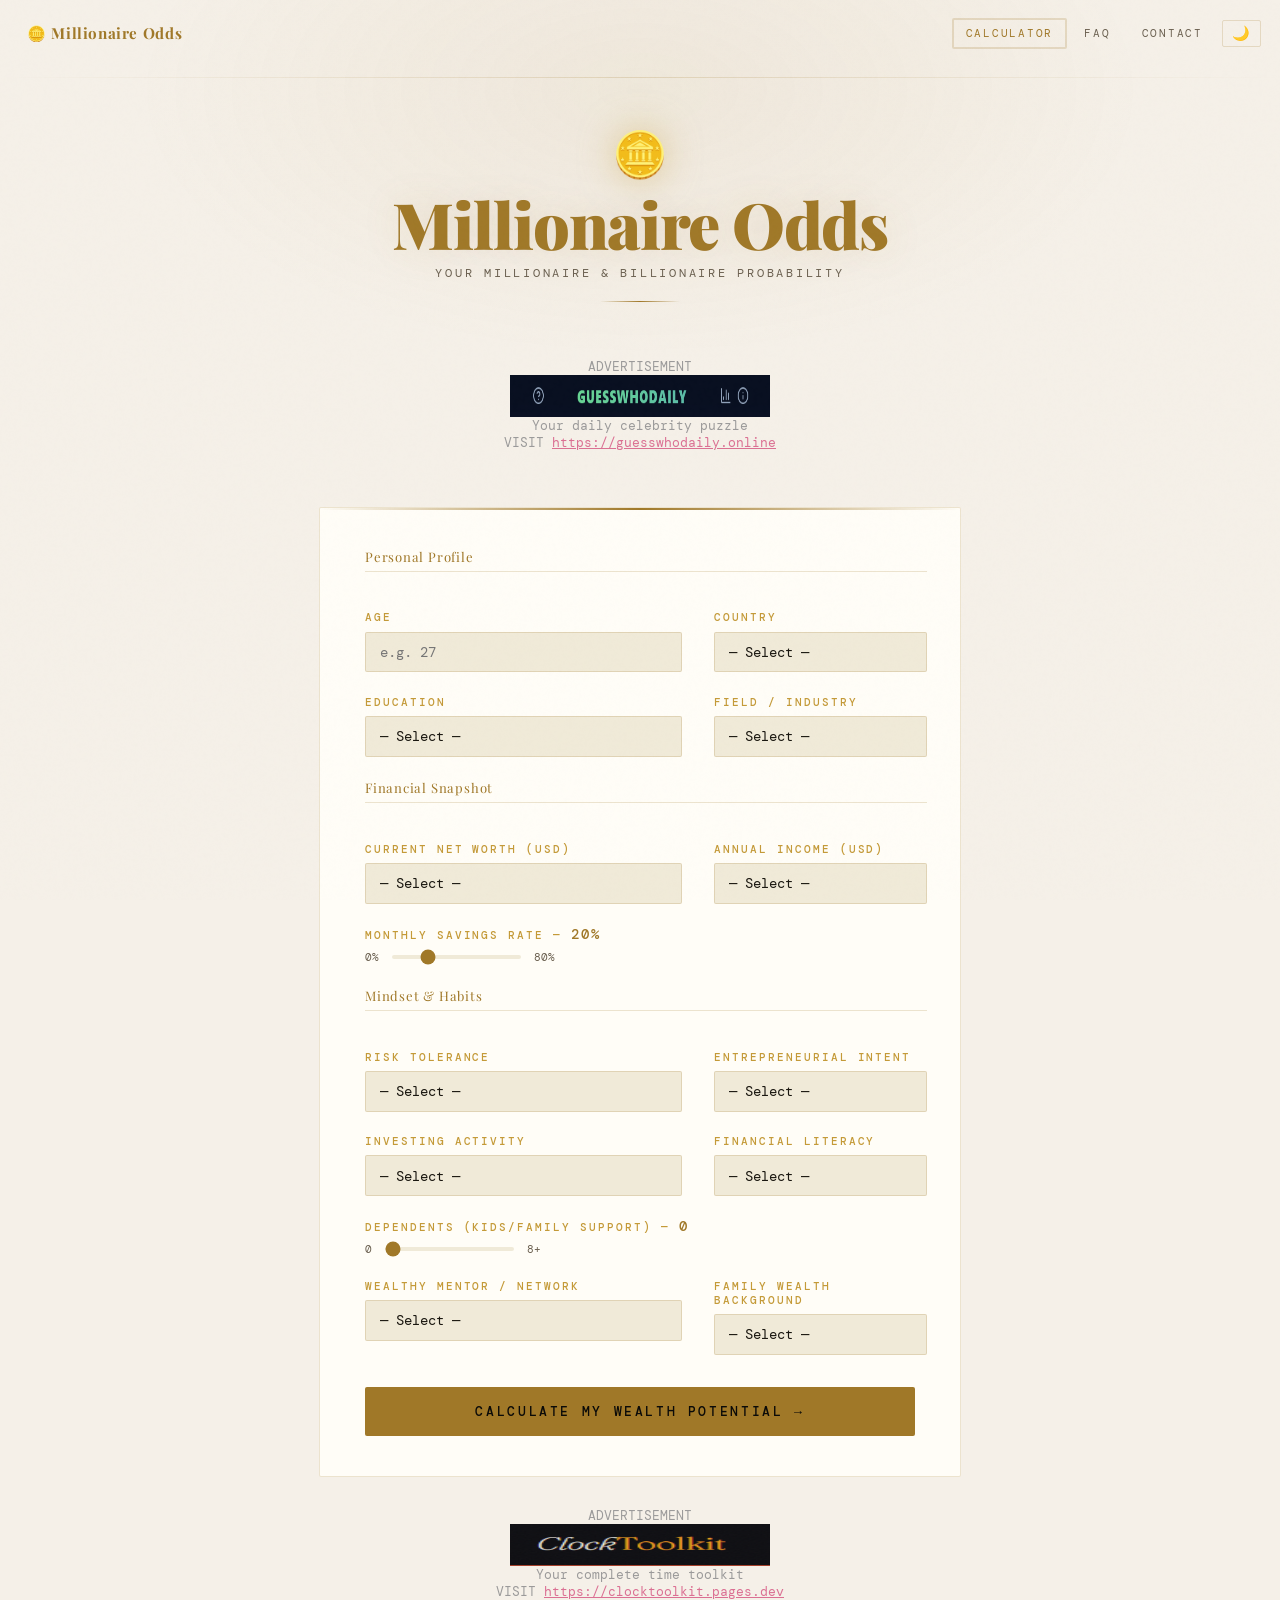
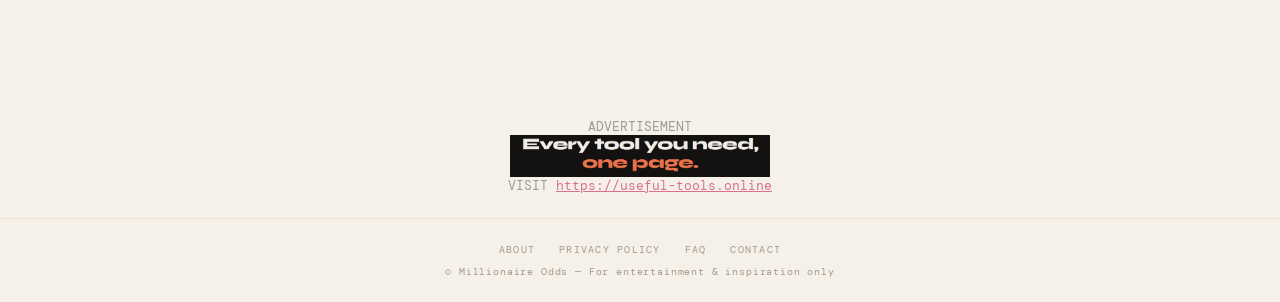
<file: index.html>
<!doctype html>
<html lang="en">
  <head>
    <meta charset="UTF-8" />
    <link rel="icon" type="image/svg+xml" href="/public/images/gold.svg" />
    <meta name="viewport" content="width=device-width, initial-scale=1.0" />

    <meta
      name="description"
      content="Find out your probability of becoming a millionaire or billionaire. Enter your age, income, savings rate, and lifestyle factors to get your personalised wealth forecast."
    />
    <meta
      name="keywords"
      content="millionaire calculator, wealth predictor, will I be rich, billionaire probability, net worth calculator, financial future calculator, wealth score, savings calculator"
    />
    <meta name="author" content="Millionaire Odds" />
    <meta name="robots" content="index, follow" />
    <link rel="canonical" href="https://millionaireodds.com/" />

    <!-- Open Graph (Facebook, LinkedIn previews) -->
    <meta property="og:type" content="website" />
    <meta
      property="og:title"
      content="Millionaire Odds — Will You Be a Millionaire?"
    />
    <meta
      property="og:description"
      content="Answer 14 questions and discover your personalised probability of becoming a millionaire or billionaire. Free, instant, and surprisingly honest."
    />
    <meta property="og:url" content="https://millionaireodds.com/" />
    <meta
      property="og:image"
      content="https://millionaireodds.com/og-image.jpg"
    />

    <!-- Twitter / X Card -->
    <meta name="twitter:card" content="summary_large_image" />
    <meta
      name="twitter:title"
      content="Millionaire Odds — Will You Be a Millionaire?"
    />
    <meta
      name="twitter:description"
      content="Answer 14 questions and discover your personalised probability of becoming a millionaire or billionaire. Free, instant, and surprisingly honest."
    />
    <meta
      name="twitter:image"
      content="https://millionaireodds.com/og-image.jpg"
    />
    <title>Millionaire Odds — Will You Be a Millionaire?</title>
    <link rel="stylesheet" href="/public/css/shared.css" />
    <script src="/public/js/theme.js"></script>
    <style>
      /* ── Index-only styles ── */
      .form-card {
        background: var(--bg2);
        border: 1px solid var(--border);
        border-radius: 2px;
        padding: 2.5rem 2.8rem;
        margin-top: 2rem;
        position: relative;
        overflow: hidden;
      }

      .form-card::before {
        content: "";
        position: absolute;
        top: 0;
        left: 0;
        right: 0;
        height: 2px;
        background: linear-gradient(
          90deg,
          transparent,
          var(--gold),
          transparent
        );
      }

      .form-grid {
        display: grid;
        grid-template-columns: 1fr 1fr;
        gap: 1.4rem 2rem;
      }

      .field {
        display: flex;
        flex-direction: column;
        gap: 0.45rem;
      }
      .field.full {
        grid-column: 1 / -1;
      }

      label {
        font-size: 0.68rem;
        letter-spacing: 0.18em;
        text-transform: uppercase;
        color: var(--gold-dim);
        font-weight: 500;
      }

      input,
      select {
        background: var(--bg3);
        border: 1px solid var(--border);
        color: var(--text);
        font-family: "DM Mono", monospace;
        font-size: 0.88rem;
        padding: 0.65rem 0.85rem;
        border-radius: 2px;
        outline: none;
        transition:
          border-color 0.2s,
          box-shadow 0.2s;
        -webkit-appearance: none;
        appearance: none;
      }

      input:focus,
      select:focus {
        border-color: var(--gold);
        box-shadow: 0 0 0 2px rgba(201, 168, 76, 0.12);
      }

      select option {
        background: var(--bg3);
      }

      input[type="range"] {
        padding: 0;
        height: 4px;
        background: var(--bg3);
        border: none;
        cursor: pointer;
        accent-color: var(--gold);
      }

      .range-row {
        display: flex;
        align-items: center;
        gap: 0.8rem;
      }

      .range-val {
        color: var(--gold);
        font-size: 0.85rem;
        min-width: 2.5rem;
        text-align: right;
      }

      .section-label {
        font-family: "Playfair Display", serif;
        font-size: 0.82rem;
        color: var(--gold);
        letter-spacing: 0.06em;
        border-bottom: 1px solid var(--border);
        padding-bottom: 0.4rem;
        margin-bottom: 1rem;
        grid-column: 1 / -1;
      }

      .btn-submit {
        display: block;
        width: 100%;
        margin-top: 2rem;
        padding: 1rem;
        background: var(--gold);
        color: #0a0a08;
        font-family: "DM Mono", monospace;
        font-size: 0.82rem;
        letter-spacing: 0.2em;
        text-transform: uppercase;
        font-weight: 500;
        border: none;
        cursor: pointer;
        border-radius: 2px;
        transition:
          background 0.2s,
          transform 0.1s,
          box-shadow 0.2s;
      }

      .btn-submit:hover {
        background: var(--gold-light);
        box-shadow: 0 0 28px rgba(201, 168, 76, 0.35);
      }

      .btn-submit:active {
        transform: scale(0.99);
      }

      /* Results */
      #results {
        display: none;
        margin-top: 2rem;
        animation: fadeUp 0.5s ease both;
      }

      .result-card {
        background: var(--bg2);
        border: 1px solid var(--border);
        border-radius: 2px;
        padding: 2.2rem 2.8rem;
        position: relative;
        overflow: hidden;
      }

      .result-card::before {
        content: "";
        position: absolute;
        top: 0;
        left: 0;
        right: 0;
        height: 2px;
        background: linear-gradient(
          90deg,
          transparent,
          var(--gold),
          transparent
        );
      }

      .verdict {
        text-align: center;
        margin-bottom: 2rem;
      }

      .verdict-emoji {
        font-size: 3rem;
        display: block;
        margin-bottom: 0.5rem;
        animation: pulse 2.5s ease-in-out infinite;
      }

      @keyframes pulse {
        0%,
        100% {
          transform: scale(1);
        }
        50% {
          transform: scale(1.08);
        }
      }

      .verdict-title {
        font-family: "Playfair Display", serif;
        font-size: clamp(1.4rem, 4vw, 2rem);
        font-weight: 700;
        line-height: 1.2;
      }

      .verdict-title.high {
        color: var(--gold-light);
      }
      .verdict-title.mid {
        color: #d4aa55;
      }
      .verdict-title.low {
        color: var(--text-dim);
      }

      .prob-section {
        margin-bottom: 1.8rem;
      }

      .prob-row {
        display: flex;
        align-items: center;
        gap: 1rem;
        margin-bottom: 0.9rem;
      }

      .prob-label {
        font-size: 0.72rem;
        letter-spacing: 0.1em;
        text-transform: uppercase;
        color: var(--text-dim);
        width: 90px;
        flex-shrink: 0;
      }

      .bar-wrap {
        flex: 1;
        height: 6px;
        background: var(--bg3);
        border-radius: 3px;
        overflow: hidden;
      }

      .bar-fill {
        height: 100%;
        border-radius: 3px;
        width: 0%;
        transition: width 1.2s cubic-bezier(0.16, 1, 0.3, 1);
      }

      .bar-fill.millionaire {
        background: linear-gradient(90deg, var(--gold-dim), var(--gold-light));
      }
      .bar-fill.billionaire {
        background: linear-gradient(90deg, #2a6a4a, var(--green));
      }

      .prob-pct {
        font-size: 0.88rem;
        color: var(--gold);
        min-width: 3.5rem;
        text-align: right;
        font-weight: 500;
      }

      .prob-pct.billionaire {
        color: var(--green);
      }

      .stats-grid {
        display: grid;
        grid-template-columns: 1fr 1fr;
        gap: 1rem;
        margin-bottom: 1.8rem;
      }

      .stat-box {
        background: var(--bg3);
        border: 1px solid var(--border);
        border-radius: 2px;
        padding: 1rem 1.2rem;
      }

      .stat-label {
        font-size: 0.62rem;
        letter-spacing: 0.16em;
        text-transform: uppercase;
        color: var(--text-dim);
        margin-bottom: 0.3rem;
      }

      .stat-val {
        font-family: "Playfair Display", serif;
        font-size: 1.15rem;
        color: var(--gold);
      }

      .factors {
        margin-bottom: 1.5rem;
      }

      .factors-title {
        font-size: 0.68rem;
        letter-spacing: 0.2em;
        text-transform: uppercase;
        color: var(--gold-dim);
        margin-bottom: 0.8rem;
      }

      .factor-item {
        display: flex;
        align-items: flex-start;
        gap: 0.6rem;
        font-size: 0.78rem;
        color: var(--text-dim);
        line-height: 1.5;
        margin-bottom: 0.4rem;
      }

      .factor-dot {
        width: 5px;
        height: 5px;
        border-radius: 50%;
        margin-top: 0.45rem;
        flex-shrink: 0;
      }

      .factor-dot.pos {
        background: var(--gold);
      }
      .factor-dot.neg {
        background: var(--red);
      }
      .factor-dot.neu {
        background: var(--text-dim);
      }

      .disclaimer {
        text-align: center;
        font-size: 0.65rem;
        color: var(--text-dim);
        opacity: 0.6;
        border-top: 1px solid var(--border);
        padding-top: 1.2rem;
        line-height: 1.6;
      }

      /* .wide-ad-wrap {
        display: flex;
        justify-content: center;
        align-items: center;
        width: 100%;
        font-size: small;
        border: solid 1px rgb(194, 193, 193);
        padding: 1.5rem;
        border-radius: 6px;
      }

      .ad-content-div {
        width: 320px;
        height: auto;
        display: flex;
        flex-direction: column;
        align-items: center;
        justify-content: center;
        border-radius: 6x;
        color: rgb(155, 154, 154);
      } */

      nav {
        position: fixed;
        top: 0;
        left: 0;
        width: 100%;
        z-index: 10;
        display: flex;
        justify-content: center;
        align-items: center;
        gap: 0.3rem;
        padding: 1.1rem 1.2rem 0;
        flex-wrap: wrap;
      }
      .nav-divider {
        width: 100%;
        height: 1px;
        background: linear-gradient(
          90deg,
          transparent,
          var(--border),
          transparent
        );
        margin-top: 6%;
        position: relative;
        z-index: 10;
      }

      @media (max-width: 540px) {
        .nav-divider {
          margin-top: 40%;
        }
        .form-card {
          padding: 1.8rem 1.4rem;
        }
        .form-grid {
          grid-template-columns: 1fr;
        }
        .field.full {
          grid-column: 1;
        }
        .stats-grid {
          grid-template-columns: 1fr;
        }
        .result-card {
          padding: 1.8rem 1.4rem;
        }
        /* Addition **/
        input,
        select {
          width: 280px;
        }
        #savings,
        #dependents {
          width: 180px;
        }
      }
    </style>
  </head>
  <body>
    <nav>
      <!-- <a href="index.html" class="nav-logo">🪙 Millionaire Odds</a> -->
      <a href="index.html" class="nav-logo">🪙 Millionaire Odds</a>
      <div class="nav-links">
        <a href="index.html" class="nav-link active">Calculator</a>
        <a href="faq.html" class="nav-link">FAQ</a>
        <a href="contact.html" class="nav-link">Contact</a>
      </div>
      <button
        class="theme-toggle"
        id="themeToggle"
        onclick="toggleTheme()"
        title="Toggle theme"
      >
        🌙
      </button>
    </nav>
    <div class="nav-divider"></div>

    <header>
      <div class="coin-icon">🪙</div>
      <!-- <h1>Millionaire Odds</h1> -->
      <h1>Millionaire Odds</h1>
      <p class="subtitle">Your Millionaire &amp; Billionaire Probability</p>
      <div class="gold-line"></div>
    </header>

    <div class="wide-ad-wrap">
      <div class="ad-content-div">
        <span>ADVERTISEMENT</span>
        <img
          src="/public/images/gwd.png"
          alt="guesswhodaily"
          width="260px"
          height="42px"
        />
        <span>Your daily celebrity puzzle</span>
        <span
          >VISIT
          <a
            href="https://guesswhodaily.online/"
            target="_blank"
            style="color: palevioletred"
            >https://guesswhodaily.online</a
          ></span
        >
      </div>
    </div>

    <div class="container">
      <div class="form-card">
        <div class="form-grid">
          <div class="section-label">Personal Profile</div>

          <div class="field">
            <label>Age</label>
            <input
              type="number"
              id="age"
              min="10"
              max="80"
              placeholder="e.g. 27"
            />
          </div>

          <div class="field">
            <label for="country">Country</label>
            <select id="country">
              <option value="">— Select —</option>
              <option value="us">United States</option>
              <option value="uk">United Kingdom</option>
              <option value="ca">Canada</option>
              <option value="au">Australia</option>
              <option value="de">Germany</option>
              <option value="fr">France</option>
              <option value="ng">Nigeria</option>
              <option value="in">India</option>
              <option value="cn">China</option>
              <option value="br">Brazil</option>
              <option value="sg">Singapore</option>
              <option value="ae">UAE</option>
              <option value="other">Other</option>
            </select>
          </div>

          <div class="field">
            <label for="education">Education</label>
            <select id="education">
              <option value="">— Select —</option>
              <option value="highschool">High School</option>
              <option value="some_college">Some College</option>
              <option value="bachelors">Bachelor's Degree</option>
              <option value="masters">Master's Degree</option>
              <option value="phd">PhD / Doctorate</option>
              <option value="mba">MBA</option>
              <option value="dropout">Dropout / Self-taught</option>
            </select>
          </div>

          <div class="field">
            <label for="industry">Field / Industry</label>
            <select id="industry">
              <option value="">— Select —</option>
              <option value="tech">Technology</option>
              <option value="finance">Finance / Banking</option>
              <option value="healthcare">Healthcare</option>
              <option value="realestate">Real Estate</option>
              <option value="entrepreneur">Entrepreneurship</option>
              <option value="arts">Arts / Media / Sports</option>
              <option value="law">Law</option>
              <option value="education">Education</option>
              <option value="trade">Skilled Trade</option>
              <option value="other">Other</option>
            </select>
          </div>

          <div class="section-label">Financial Snapshot</div>

          <div class="field">
            <label for="networth">Current Net Worth (USD)</label>
            <select id="networth">
              <option value="">— Select —</option>
              <option value="0">Under $0 (in debt)</option>
              <option value="1">$0 – $10k</option>
              <option value="2">$10k – $50k</option>
              <option value="3">$50k – $200k</option>
              <option value="4">$200k – $500k</option>
              <option value="5">$500k – $1M</option>
              <option value="6">$1M+</option>
            </select>
          </div>

          <div class="field">
            <label for="income">Annual Income (USD)</label>
            <select id="income">
              <option value="">— Select —</option>
              <option value="1">Under $20k</option>
              <option value="2">$20k – $50k</option>
              <option value="3">$50k – $100k</option>
              <option value="4">$100k – $200k</option>
              <option value="5">$200k – $500k</option>
              <option value="6">$500k+</option>
            </select>
          </div>

          <div class="field full">
            <label for="savings"
              >Monthly Savings Rate —
              <span class="range-val" id="savingsVal">20%</span></label
            >
            <div class="range-row">
              <span style="font-size: 0.7rem; color: var(--text-dim)">0%</span>
              <input
                type="range"
                id="savings"
                min="0"
                max="80"
                value="20"
                step="5"
              />
              <span style="font-size: 0.7rem; color: var(--text-dim)">80%</span>
            </div>
          </div>

          <div class="section-label">Mindset &amp; Habits</div>

          <div class="field">
            <label for="risk">Risk Tolerance</label>
            <select id="risk">
              <option value="">— Select —</option>
              <option value="1">Very Low</option>
              <option value="2">Low</option>
              <option value="3">Moderate</option>
              <option value="4">High</option>
              <option value="5">Very High</option>
            </select>
          </div>

          <div class="field">
            <label for="entrepreneur">Entrepreneurial Intent</label>
            <select id="entrepreneur">
              <option value="">— Select —</option>
              <option value="1">None — happy with a job</option>
              <option value="2">Maybe someday</option>
              <option value="3">Planning a side hustle</option>
              <option value="4">Already have a business</option>
              <option value="5">Serial entrepreneur</option>
            </select>
          </div>

          <div class="field">
            <label for="investing">Investing Activity</label>
            <select id="investing">
              <option value="">— Select —</option>
              <option value="1">None</option>
              <option value="2">Savings account only</option>
              <option value="3">Index funds / ETFs</option>
              <option value="4">Stocks + Real Estate</option>
              <option value="5">Diversified portfolio + alternatives</option>
            </select>
          </div>

          <div class="field">
            <label for="literacy">Financial Literacy</label>
            <select id="literacy">
              <option value="">— Select —</option>
              <option value="1">Beginner</option>
              <option value="2">Learning</option>
              <option value="3">Intermediate</option>
              <option value="4">Advanced</option>
              <option value="5">Expert</option>
            </select>
          </div>

          <div class="field full">
            <label for="dependents"
              >Dependents (kids/family support) —
              <span class="range-val" id="depsVal">0</span></label
            >
            <div class="range-row">
              <span style="font-size: 0.7rem; color: var(--text-dim)">0</span>
              <input
                type="range"
                id="dependents"
                min="0"
                max="8"
                value="0"
                step="1"
              />
              <span style="font-size: 0.7rem; color: var(--text-dim)">8+</span>
            </div>
          </div>

          <div class="field">
            <label for="network">Wealthy Mentor / Network</label>
            <select id="network">
              <option value="">— Select —</option>
              <option value="1">No access</option>
              <option value="2">Some professionals</option>
              <option value="3">Good network</option>
              <option value="4">Mentors &amp; investors</option>
              <option value="5">Elite inner circle</option>
            </select>
          </div>

          <div class="field">
            <label for="family">Family Wealth Background</label>
            <select id="family">
              <option value="">— Select —</option>
              <option value="1">Poverty</option>
              <option value="2">Working class</option>
              <option value="3">Middle class</option>
              <option value="4">Upper middle class</option>
              <option value="5">Wealthy / Inherited</option>
            </select>
          </div>
        </div>
        <button class="btn-submit" onclick="calculate()">
          Calculate My Wealth Potential →
        </button>
      </div>

      <div style="margin: 6px auto" class="wide-ad-wrap">
        <div class="ad-content-div">
          <span>ADVERTISEMENT</span>
          <img
            src="/public/images/clocktoolkit-label-shot.png"
            alt="clocktoolkit"
            width="260px"
            height="42px"
          />
          <span>Your complete time toolkit</span>
          <span
            >VISIT
            <a
              href="https://clocktoolkit.pages.dev/"
              target="_blank"
              style="color: palevioletred"
              >https://clocktoolkit.pages.dev</a
            ></span
          >
        </div>
      </div>

      <!-- Results -->
      <div id="results">
        <div class="result-card">
          <div class="verdict">
            <span class="verdict-emoji" id="verdictEmoji">💰</span>
            <div class="verdict-title" id="verdictTitle"></div>
          </div>

          <div class="prob-section">
            <div class="prob-row">
              <span class="prob-label">Millionaire</span>
              <div class="bar-wrap">
                <div class="bar-fill millionaire" id="mBar"></div>
              </div>
              <span class="prob-pct" id="mPct">0%</span>
            </div>
            <div class="prob-row">
              <span class="prob-label">Billionaire</span>
              <div class="bar-wrap">
                <div class="bar-fill billionaire" id="bBar"></div>
              </div>
              <span class="prob-pct billionaire" id="bPct">0%</span>
            </div>
          </div>

          <div class="stats-grid">
            <div class="stat-box">
              <div class="stat-label">Projected milestone age</div>
              <div class="stat-val" id="milestoneAge">—</div>
            </div>
            <div class="stat-box">
              <div class="stat-label">Years to $1M (est.)</div>
              <div class="stat-val" id="yearsTo">—</div>
            </div>
            <div class="stat-box">
              <div class="stat-label">Wealth-building score</div>
              <div class="stat-val" id="wbScore">—</div>
            </div>
            <div class="stat-box">
              <div class="stat-label">Top wealth driver</div>
              <div class="stat-val" id="topDriver">—</div>
            </div>
          </div>

          <div class="factors">
            <div class="factors-title">Key Factors in Your Assessment</div>
            <div id="factorList"></div>
          </div>

          <div class="disclaimer">
            This is a fun, educational estimate — not financial advice.<br />
            Real wealth depends on countless variables, luck, and relentless
            action.
          </div>
        </div>
      </div>
    </div>

    <div class="wide-ad-wrap">
      <div class="ad-content-div">
        <!-- <span>ADVERTISEMENT</span> -->
        <span>ADVERTISEMENT</span>
        <img
          src="/public/images/usefultools-shot.png"
          alt="usefultools"
          width="260px"
          height="42px"
        />
        <span
          >VISIT
          <a
            href="https://useful-tools.online/"
            target="_blank"
            style="color: palevioletred"
            >https://useful-tools.online</a
          ></span
        >
      </div>
    </div>

    <footer>
      <div class="footer-links">
        <a href="about.html">About</a>
        <a href="privacy.html">Privacy Policy</a>
        <a href="faq.html">FAQ</a>
        <a href="contact.html">Contact</a>
      </div>
      © Millionaire Odds — For entertainment &amp; inspiration only
    </footer>

    <script>
      document.getElementById("savings").addEventListener("input", (e) => {
        document.getElementById("savingsVal").textContent =
          e.target.value + "%";
      });
      document.getElementById("dependents").addEventListener("input", (e) => {
        document.getElementById("depsVal").textContent = e.target.value;
      });

      function getVal(id) {
        return document.getElementById(id).value;
      }

      function calculate() {
        const age = parseInt(getVal("age")) || 0;
        const country = getVal("country");
        const education = getVal("education");
        const industry = getVal("industry");
        const networth = parseInt(getVal("networth")) || 0;
        const income = parseInt(getVal("income")) || 0;
        const savings = parseInt(getVal("savings"));
        const risk = parseInt(getVal("risk")) || 0;
        const entrepr = parseInt(getVal("entrepreneur")) || 0;
        const investing = parseInt(getVal("investing")) || 0;
        const literacy = parseInt(getVal("literacy")) || 0;
        const dependents = parseInt(getVal("dependents"));
        const network = parseInt(getVal("network")) || 0;
        const family = parseInt(getVal("family")) || 0;

        if (
          !age ||
          !country ||
          !education ||
          !industry ||
          getVal("networth") === "" ||
          getVal("income") === "" ||
          getVal("risk") === "" ||
          getVal("entrepreneur") === "" ||
          getVal("investing") === "" ||
          getVal("literacy") === "" ||
          getVal("network") === "" ||
          getVal("family") === ""
        ) {
          alert("Please fill in all fields to get your wealth assessment.");
          return;
        }

        let score = 0;
        const factors = [];

        const ageScore =
          age < 18
            ? 3
            : age < 25
              ? 8
              : age < 35
                ? 12
                : age < 45
                  ? 10
                  : age < 55
                    ? 7
                    : age < 65
                      ? 4
                      : 2;
        score += ageScore;
        if (age < 30)
          factors.push({
            t: "pos",
            m: `Young age (${age}) — decades of compounding ahead`,
          });
        else if (age > 55)
          factors.push({
            t: "neg",
            m: `Shorter runway at age ${age}, but not impossible`,
          });
        else
          factors.push({
            t: "neu",
            m: `Age ${age} — solid productive years remaining`,
          });

        const countryBonus = {
          us: 14,
          sg: 13,
          ae: 13,
          uk: 11,
          ca: 11,
          au: 11,
          de: 10,
          fr: 9,
          cn: 9,
          br: 6,
          in: 7,
          ng: 6,
          other: 7,
        };
        score += countryBonus[country] || 7;
        if (["us", "sg", "ae"].includes(country))
          factors.push({
            t: "pos",
            m: "Based in a high-wealth-opportunity economy",
          });
        else if (["ng", "br", "in"].includes(country))
          factors.push({
            t: "neu",
            m: "Emerging market — high growth, higher hustle required",
          });

        const eduBonus = {
          highschool: 2,
          some_college: 4,
          bachelors: 6,
          masters: 8,
          phd: 7,
          mba: 9,
          dropout: 5,
        };
        score += eduBonus[education] || 0;
        if (education === "mba")
          factors.push({
            t: "pos",
            m: "MBA correlates strongly with executive income & networks",
          });
        if (education === "dropout")
          factors.push({
            t: "neu",
            m: "Dropout — higher variance outcome, but precedents exist",
          });

        const indBonus = {
          tech: 12,
          finance: 11,
          entrepreneur: 13,
          realestate: 10,
          healthcare: 8,
          law: 8,
          arts: 5,
          education: 4,
          trade: 6,
          other: 5,
        };
        score += indBonus[industry] || 5;
        if (industry === "entrepreneur")
          factors.push({
            t: "pos",
            m: "Entrepreneurship is the #1 path to millionaire/billionaire status",
          });
        if (industry === "tech")
          factors.push({
            t: "pos",
            m: "Tech sector produces outsized wealth relative to other fields",
          });

        score += networth * 1.8;
        if (networth >= 5)
          factors.push({
            t: "pos",
            m: "Already close to or at millionaire status — momentum is real",
          });
        if (networth === 0)
          factors.push({
            t: "neg",
            m: "Starting from zero — disciplined saving critical now",
          });

        score += income * 2;
        if (income >= 5)
          factors.push({
            t: "pos",
            m: "High income creates the raw material for wealth accumulation",
          });
        if (income <= 2)
          factors.push({
            t: "neg",
            m: "Low income — focus on increasing earning power first",
          });

        const savBonus =
          savings < 5
            ? 0
            : savings < 15
              ? 3
              : savings < 30
                ? 6
                : savings < 50
                  ? 9
                  : 12;
        score += savBonus;
        if (savings >= 30)
          factors.push({
            t: "pos",
            m: `Strong ${savings}% savings rate accelerates wealth building`,
          });
        if (savings < 10)
          factors.push({
            t: "neg",
            m: `Low ${savings}% savings rate — wealth accumulation will be slow`,
          });

        score += risk * 2;
        if (risk >= 4)
          factors.push({
            t: "pos",
            m: "Higher risk tolerance enables higher-return investment strategies",
          });
        if (risk <= 1)
          factors.push({
            t: "neg",
            m: "Very low risk tolerance limits wealth-multiplying opportunities",
          });

        score += entrepr * 2.5;
        if (entrepr >= 4)
          factors.push({
            t: "pos",
            m: "Active entrepreneurship drastically raises wealth ceiling",
          });

        score += investing * 2;
        if (investing >= 4)
          factors.push({
            t: "pos",
            m: "Diversified investing lets money work while you sleep",
          });
        if (investing <= 1)
          factors.push({
            t: "neg",
            m: "Not investing — inflation erodes idle cash over time",
          });

        score += literacy * 1.5;
        if (literacy >= 4)
          factors.push({
            t: "pos",
            m: "High financial literacy — you know how money works",
          });

        const depPenalty = Math.min(dependents * 1.2, 6);
        score -= depPenalty;
        if (dependents >= 3)
          factors.push({
            t: "neg",
            m: `${dependents} dependents increases expenses, reducing investable surplus`,
          });

        score += network * 2;
        if (network >= 4)
          factors.push({
            t: "pos",
            m: "Elite network opens doors unavailable to most people",
          });
        if (network <= 1)
          factors.push({
            t: "neg",
            m: "Limited wealth network — consider actively building connections",
          });

        score += family * 1.5;
        if (family >= 4)
          factors.push({
            t: "pos",
            m: "Wealth background provides capital, mindset, and safety net",
          });
        if (family <= 2)
          factors.push({
            t: "neu",
            m: "Modest background — self-made path is harder but very achievable",
          });

        score = Math.max(0, Math.min(100, score));

        function logistic(x, center, steepness) {
          return 1 / (1 + Math.exp(-steepness * (x - center)));
        }

        let millPct = logistic(score, 48, 0.1) * 75;
        millPct = Math.max(1, Math.min(92, millPct));

        let billPct = logistic(score, 78, 0.15) * 12;
        billPct = Math.max(0.01, Math.min(12, billPct));
        if (billPct >= millPct) billPct = millPct * 0.08;

        const annualIncomeDollars =
          [0, 15000, 35000, 75000, 150000, 350000, 600000][income] || 15000;
        const annualSavings = annualIncomeDollars * (savings / 100);
        const startWealth =
          [0, 5000, 30000, 125000, 350000, 750000, 1200000][networth] || 0;
        const annualReturn = 0.07 + (risk - 1) * 0.02;
        let years = 0,
          wealth = startWealth;
        if (startWealth >= 1000000) {
          years = 0;
        } else if (annualSavings > 0) {
          while (wealth < 1000000 && years < 100) {
            wealth = wealth * (1 + annualReturn) + annualSavings;
            years++;
          }
          if (years >= 100) years = null;
        } else {
          years = null;
        }

        const milestoneAge = years !== null ? age + years : null;

        const drivers = [
          { name: "Income", v: income * 2 },
          { name: "Industry", v: indBonus[industry] || 5 },
          { name: "Net Worth", v: networth * 1.8 },
          { name: "Entrepreneur", v: entrepr * 2.5 },
          { name: "Investing", v: investing * 2 },
          { name: "Network", v: network * 2 },
        ];
        const topDriver = drivers.sort((a, b) => b.v - a.v)[0].name;

        let verdictText, verdictClass, verdictEmoji;
        if (millPct >= 60) {
          verdictText = "Strong Millionaire Trajectory";
          verdictClass = "high";
          verdictEmoji = "💰";
        } else if (millPct >= 35) {
          verdictText = "Real Millionaire Potential";
          verdictClass = "mid";
          verdictEmoji = "📈";
        } else if (millPct >= 15) {
          verdictText = "Possible with Discipline & Strategy";
          verdictClass = "mid";
          verdictEmoji = "🎯";
        } else {
          verdictText = "Challenging — Significant Changes Needed";
          verdictClass = "low";
          verdictEmoji = "🧱";
        }

        document.getElementById("verdictEmoji").textContent = verdictEmoji;
        const vt = document.getElementById("verdictTitle");
        vt.textContent = verdictText;
        vt.className = "verdict-title " + verdictClass;

        setTimeout(() => {
          document.getElementById("mBar").style.width =
            millPct.toFixed(1) + "%";
          document.getElementById("bBar").style.width =
            Math.min(billPct * 8, 100).toFixed(1) + "%";
        }, 100);

        document.getElementById("mPct").textContent = millPct.toFixed(1) + "%";
        document.getElementById("bPct").textContent = billPct.toFixed(3) + "%";
        document.getElementById("milestoneAge").textContent = milestoneAge
          ? milestoneAge <= age
            ? "Already there!"
            : `Age ${Math.round(milestoneAge)}`
          : "> 100 yrs";
        document.getElementById("yearsTo").textContent =
          years === 0 ? "Already $1M+" : years ? `~${years} years` : "N/A";
        document.getElementById("wbScore").textContent =
          score.toFixed(0) + " / 100";
        document.getElementById("topDriver").textContent = topDriver;

        const fl = document.getElementById("factorList");
        fl.innerHTML = "";
        factors.slice(0, 7).forEach((f) => {
          fl.innerHTML += `<div class="factor-item"><div class="factor-dot ${f.t}"></div><span>${f.m}</span></div>`;
        });

        const res = document.getElementById("results");
        res.style.display = "block";
        res.scrollIntoView({ behavior: "smooth", block: "start" });
        res.style.animation = "none";
        void res.offsetHeight;
        res.style.animation = "fadeUp 0.5s ease both";
      }
    </script>

    <script>
      // Suspended service by owner
      (function () {
        function sendEvent() {
          fetch("https://website-analytic-g3up.onrender.com/track", {
            method: "POST",
            headers: { "Content-Type": "application/json" },
            body: JSON.stringify({
              app: "millionaire odds",
              page: window.location.pathname,
              referrer: document.referrer,
              userAgent: navigator.userAgent,
              timestamp: new Date().toISOString(), // better than raw Date.now()
            }),
          }).catch((err) => console.error("Analytics send failed:", err));
        }

        // fire on page load
        // sendEvent();

        // // optional: fire again on visibility changes (SPA or tab focus)
        // document.addEventListener("visibilitychange", () => {
        //   if (!document.hidden) sendEvent();
        // });
      })();
    </script>
  </body>
</html>
</file>
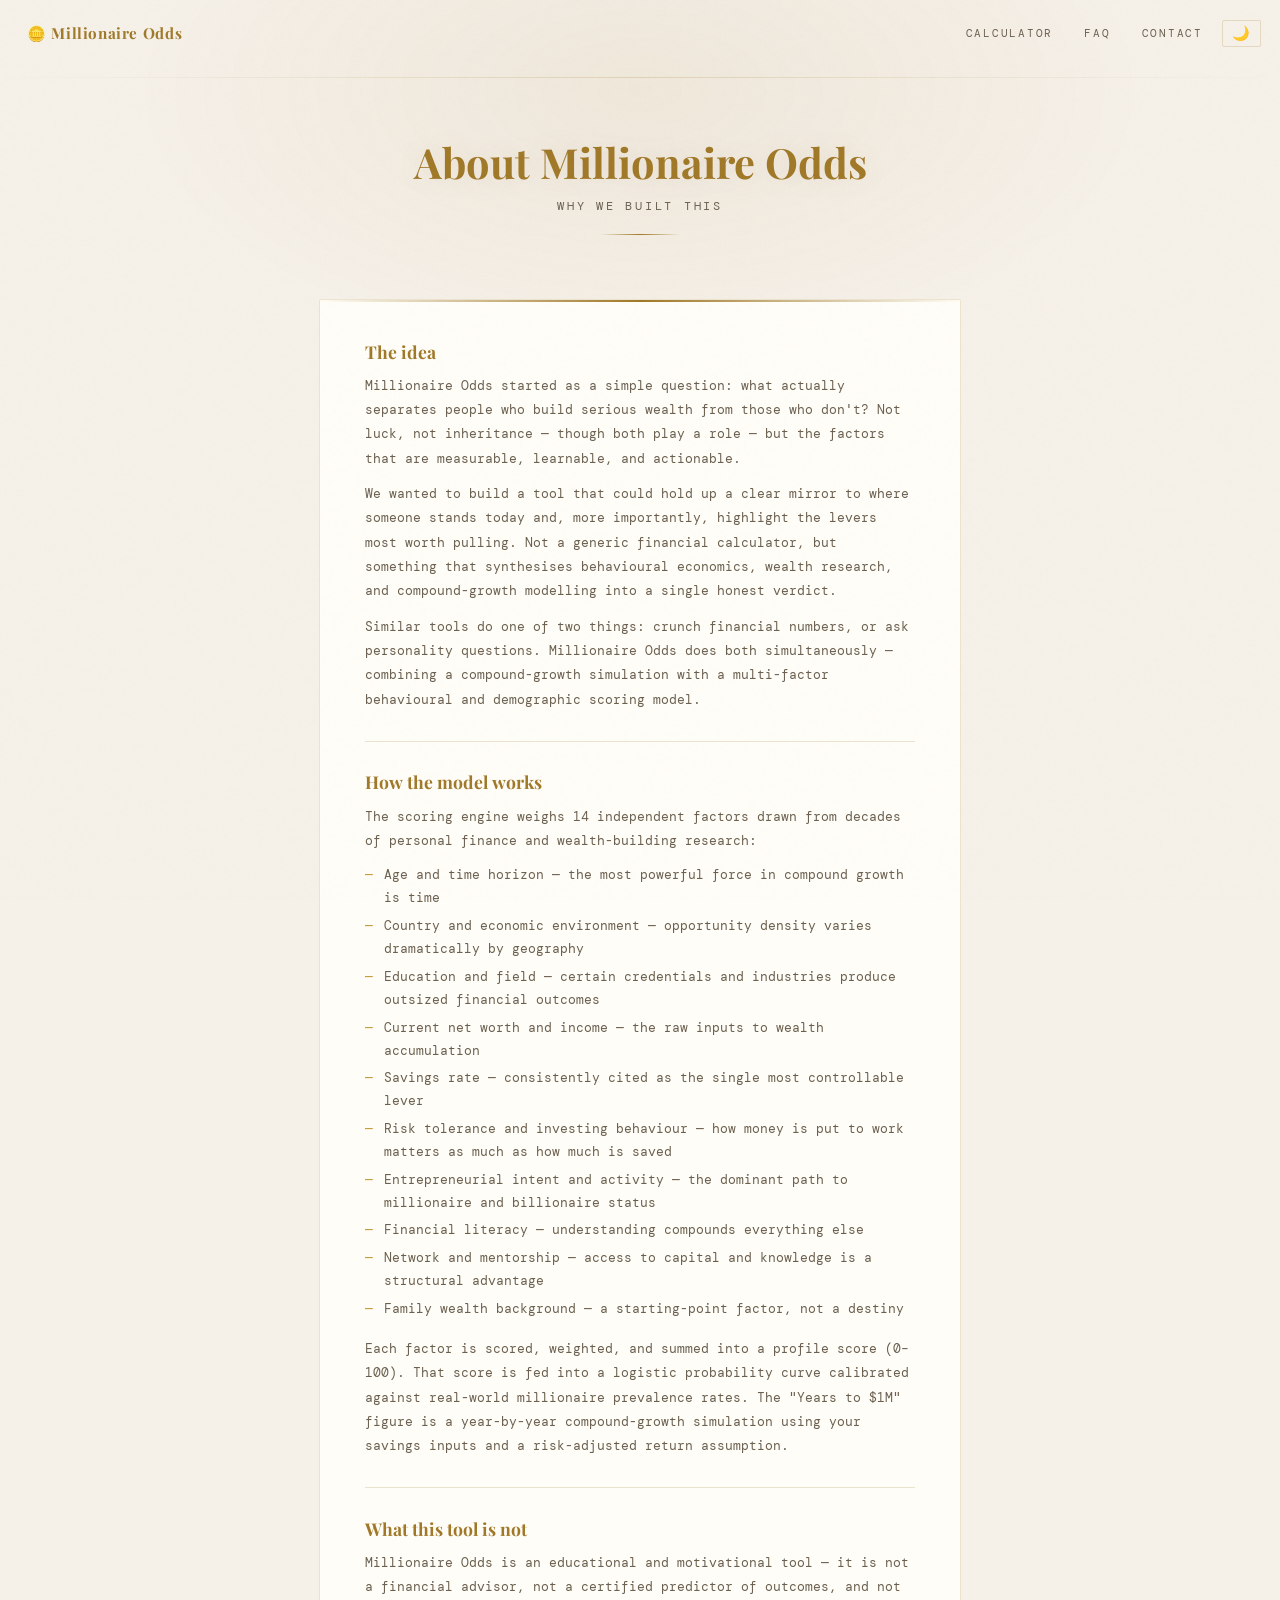
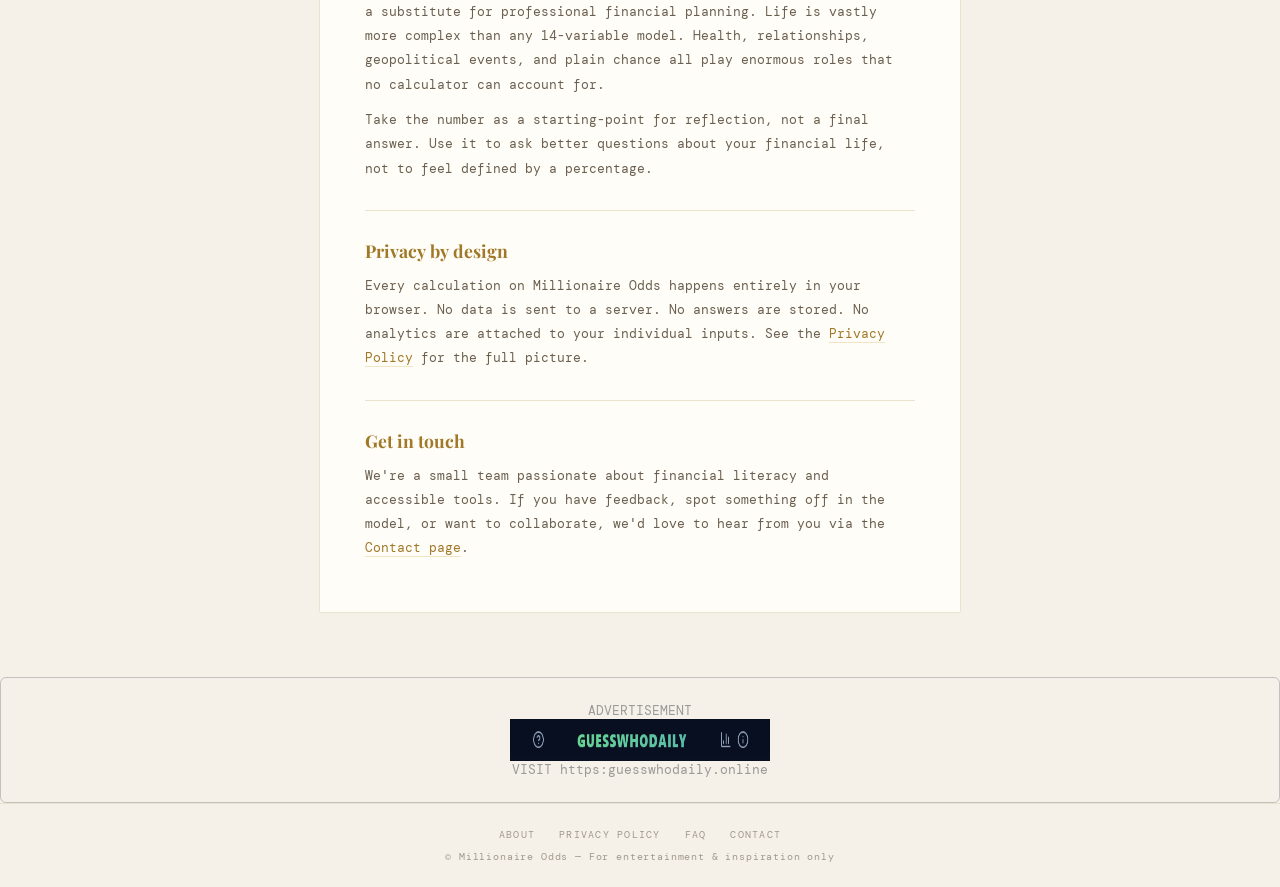
<file: about.html>
<!doctype html>
<html lang="en">
  <head>
    <meta charset="UTF-8" />
    <link rel="icon" type="image/svg+xml" href="/public/images/gold.svg" />
    <meta name="viewport" content="width=device-width, initial-scale=1.0" />
    <meta
      name="description"
      content="Learn how Millionaire Odds was built, what research backs the scoring model, and why we think financial self-awareness is the first step to building real wealth."
    />
    <meta
      name="keywords"
      content="about Millionaire Odds, wealth calculator methodology, millionaire probability research, financial literacy tool"
    />
    <meta name="author" content="Millionaire Odds" />
    <meta name="robots" content="index, follow" />
    <link rel="canonical" href="https://millionaireodds.com/about.html" />

    <meta property="og:type" content="website" />
    <meta property="og:title" content="About — Millionaire Odds" />
    <meta
      property="og:description"
      content="The story behind Millionaire Odds — how the model works and why financial self-awareness matters."
    />
    <meta property="og:url" content="https://millionaireodds.com/about.html" />
    <meta
      property="og:image"
      content="https://millionaireodds.com/og-image.jpg"
    />

    <meta name="twitter:card" content="summary_large_image" />
    <meta name="twitter:title" content="About — Millionaire Odds" />
    <meta
      name="twitter:description"
      content="The story behind Millionaire Odds — how the model works and why financial self-awareness matters."
    />
    <meta
      name="twitter:image"
      content="https://millionaireodds.com/og-image.jpg"
    />
    <title>About — Millionaire Odds</title>
    <link rel="stylesheet" href="/public/css/shared.css" />
    <script src="/public/js/theme.js"></script>
    <style>
      .wide-ad-wrap {
        display: flex;
        justify-content: center;
        align-items: center;
        width: 100%;
        font-size: small;
        border: solid 1px rgb(194, 193, 193);
        padding: 1.5rem;
        border-radius: 6px;
      }

      .ad-content-div {
        width: 320px;
        height: auto;
        display: flex;
        flex-direction: column;
        align-items: center;
        justify-content: center;
        border-radius: 6x;
        color: rgb(155, 154, 154);
      }

      nav {
        position: fixed;
        top: 0;
        left: 0;
        width: 100%;
        z-index: 10;
        display: flex;
        justify-content: center;
        align-items: center;
        gap: 0.3rem;
        padding: 1.1rem 1.2rem 0;
        flex-wrap: wrap;
      }
      .nav-divider {
        width: 100%;
        height: 1px;
        background: linear-gradient(
          90deg,
          transparent,
          var(--border),
          transparent
        );
        margin-top: 6%;
        position: relative;
        z-index: 10;
      }
      @media (max-width: 540px) {
        .nav-divider {
          margin-top: 40%;
        }
      }
    </style>
  </head>
  <body>
    <nav>
      <!-- <a href="index.html" class="nav-logo">🪙 Millionaire Odds</a> -->
      <a href="index.html" class="nav-logo">🪙 Millionaire Odds</a>
      <div class="nav-links">
        <a href="index.html" class="nav-link">Calculator</a>
        <a href="faq.html" class="nav-link">FAQ</a>
        <a href="contact.html" class="nav-link">Contact</a>
      </div>
      <button
        class="theme-toggle"
        id="themeToggle"
        onclick="toggleTheme()"
        title="Toggle theme"
      >
        🌙
      </button>
    </nav>
    <div class="nav-divider"></div>

    <header>
      <p class="page-title">About Millionaire Odds</p>
      <p class="subtitle">Why we built this</p>
      <div class="gold-line"></div>
    </header>

    <div class="container">
      <div class="content-card">
        <h2>The idea</h2>
        <p>
          Millionaire Odds started as a simple question: what actually separates
          people who build serious wealth from those who don't? Not luck, not
          inheritance — though both play a role — but the factors that are
          measurable, learnable, and actionable.
        </p>
        <p>
          We wanted to build a tool that could hold up a clear mirror to where
          someone stands today and, more importantly, highlight the levers most
          worth pulling. Not a generic financial calculator, but something that
          synthesises behavioural economics, wealth research, and
          compound-growth modelling into a single honest verdict.
        </p>
        <p>
          Similar tools do one of two things: crunch financial numbers, or ask
          personality questions. Millionaire Odds does both simultaneously —
          combining a compound-growth simulation with a multi-factor behavioural
          and demographic scoring model.
        </p>

        <div class="section-divider"></div>

        <h2>How the model works</h2>
        <p>
          The scoring engine weighs 14 independent factors drawn from decades of
          personal finance and wealth-building research:
        </p>
        <ul>
          <li>
            Age and time horizon — the most powerful force in compound growth is
            time
          </li>
          <li>
            Country and economic environment — opportunity density varies
            dramatically by geography
          </li>
          <li>
            Education and field — certain credentials and industries produce
            outsized financial outcomes
          </li>
          <li>
            Current net worth and income — the raw inputs to wealth accumulation
          </li>
          <li>
            Savings rate — consistently cited as the single most controllable
            lever
          </li>
          <li>
            Risk tolerance and investing behaviour — how money is put to work
            matters as much as how much is saved
          </li>
          <li>
            Entrepreneurial intent and activity — the dominant path to
            millionaire and billionaire status
          </li>
          <li>Financial literacy — understanding compounds everything else</li>
          <li>
            Network and mentorship — access to capital and knowledge is a
            structural advantage
          </li>
          <li>
            Family wealth background — a starting-point factor, not a destiny
          </li>
        </ul>
        <p>
          Each factor is scored, weighted, and summed into a profile score
          (0–100). That score is fed into a logistic probability curve
          calibrated against real-world millionaire prevalence rates. The "Years
          to $1M" figure is a year-by-year compound-growth simulation using your
          savings inputs and a risk-adjusted return assumption.
        </p>

        <div class="section-divider"></div>

        <h2>What this tool is not</h2>
        <p>
          Millionaire Odds is an educational and motivational tool — it is not a
          financial advisor, not a certified predictor of outcomes, and not a
          substitute for professional financial planning. Life is vastly more
          complex than any 14-variable model. Health, relationships,
          geopolitical events, and plain chance all play enormous roles that no
          calculator can account for.
        </p>
        <p>
          Take the number as a starting-point for reflection, not a final
          answer. Use it to ask better questions about your financial life, not
          to feel defined by a percentage.
        </p>

        <div class="section-divider"></div>

        <h2>Privacy by design</h2>
        <p>
          Every calculation on Millionaire Odds happens entirely in your
          browser. No data is sent to a server. No answers are stored. No
          analytics are attached to your individual inputs. See the
          <a href="privacy.html">Privacy Policy</a> for the full picture.
        </p>

        <div class="section-divider"></div>

        <h2>Get in touch</h2>
        <p>
          We're a small team passionate about financial literacy and accessible
          tools. If you have feedback, spot something off in the model, or want
          to collaborate, we'd love to hear from you via the
          <a href="contact.html">Contact page</a>.
        </p>
      </div>
    </div>

    <div class="wide-ad-wrap">
      <div class="ad-content-div">
        <span>ADVERTISEMENT</span>
        <img
          src="/public/images/gwd.png"
          alt="guesswhodaily"
          width="260px"
          height="42px"
        />
        <span>VISIT https:guesswhodaily.online</span>
      </div>
    </div>

    <footer>
      <div class="footer-links">
        <a href="about.html">About</a>
        <a href="privacy.html">Privacy Policy</a>
        <a href="faq.html">FAQ</a>
        <a href="contact.html">Contact</a>
      </div>
      © Millionaire Odds — For entertainment &amp; inspiration only
    </footer>
  </body>
</html>
</file>
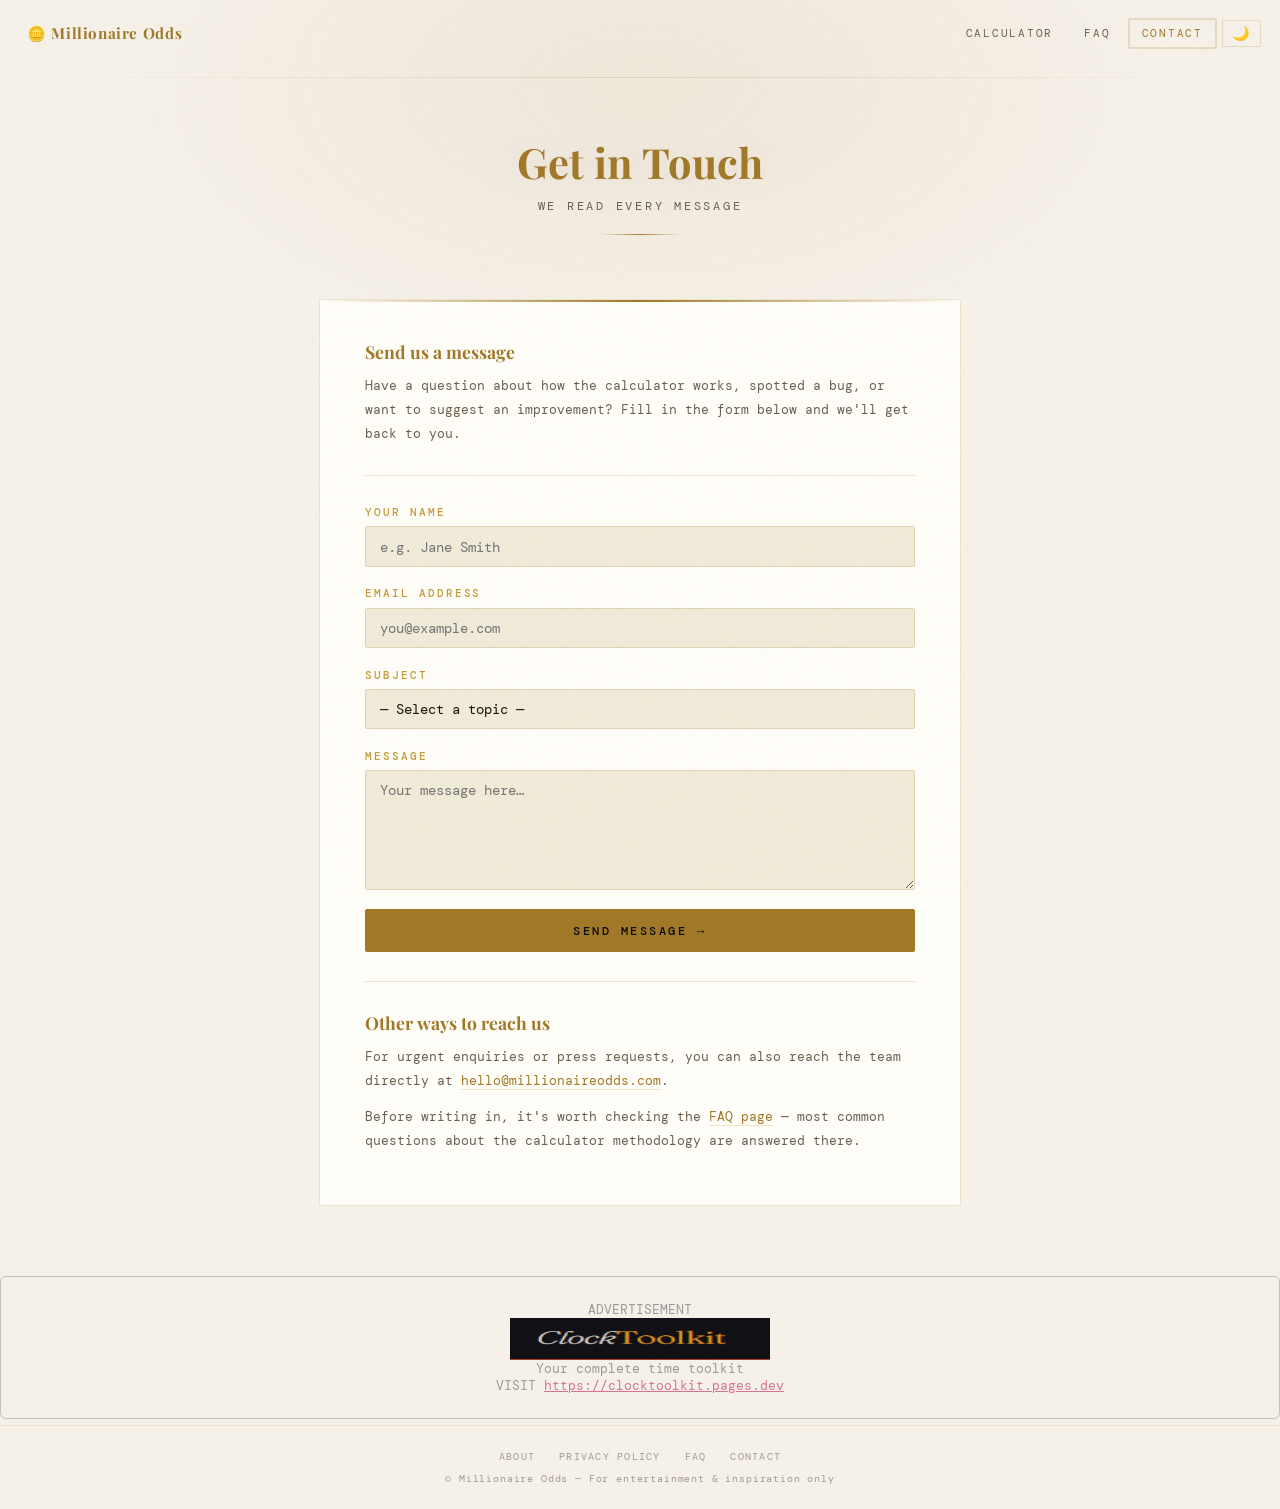
<file: contact.html>
<!doctype html>
<html lang="en">
  <head>
    <meta charset="UTF-8" />
    <link rel="icon" type="image/svg+xml" href="/public/images/gold.svg" />
    <meta name="viewport" content="width=device-width, initial-scale=1.0" />
    <meta
      name="description"
      content="Get in touch with the Millionaire Odds team. Send feedback, report a bug, or ask a question about the millionaire probability calculator."
    />
    <meta
      name="keywords"
      content="contact Millionaire Odds, wealth calculator feedback, financial tool support"
    />
    <meta name="author" content="Millionaire Odds" />
    <meta name="robots" content="index, follow" />
    <link rel="canonical" href="https://millionaireodds.com/contact.html" />

    <meta property="og:type" content="website" />
    <meta property="og:title" content="Contact — Millionaire Odds" />
    <meta
      property="og:description"
      content="Have a question or feedback? Reach out to the Millionaire Odds team."
    />
    <meta
      property="og:url"
      content="https://millionaireodds.com/contact.html"
    />
    <meta
      property="og:image"
      content="https://millionaireodds.com/og-image.jpg"
    />

    <meta name="twitter:card" content="summary_large_image" />
    <meta name="twitter:title" content="Contact — Millionaire Odds" />
    <meta
      name="twitter:description"
      content="Have a question or feedback? Reach out to the Millionaire Odds team."
    />
    <meta
      name="twitter:image"
      content="https://millionaireodds.com/og-image.jpg"
    />
    <title>Contact — Millionaire Odds</title>
    <link rel="stylesheet" href="/public/css/shared.css" />
    <script src="/public/js/theme.js"></script>
    <style>
      .wide-ad-wrap {
        display: flex;
        justify-content: center;
        align-items: center;
        width: 100%;
        font-size: small;
        border: solid 1px rgb(194, 193, 193);
        padding: 1.5rem;
        border-radius: 6px;
      }

      .ad-content-div {
        width: 320px;
        height: auto;
        display: flex;
        flex-direction: column;
        align-items: center;
        justify-content: center;
        border-radius: 6x;
        color: rgb(155, 154, 154);
      }
      nav {
        position: fixed;
        top: 0;
        left: 0;
        width: 100%;
        z-index: 10;
        display: flex;
        justify-content: center;
        align-items: center;
        gap: 0.3rem;
        padding: 1.1rem 1.2rem 0;
        flex-wrap: wrap;
      }
      .nav-divider {
        width: 100%;
        height: 1px;
        background: linear-gradient(
          90deg,
          transparent,
          var(--border),
          transparent
        );
        margin-top: 6%;
        position: relative;
        z-index: 10;
      }
      .nav-link {
        border: 2px solid transparent;
      }
      @media (max-width: 540px) {
        .nav-divider {
          margin-top: 40%;
        }
      }
    </style>
  </head>
  <body>
    <nav>
      <!-- <a href="index.html" class="nav-logo">🪙 Millionaire Odds</a> -->
      <a href="index.html" class="nav-logo">🪙 Millionaire Odds</a>
      <div class="nav-links">
        <a href="index.html" class="nav-link">Calculator</a>
        <a href="faq.html" class="nav-link">FAQ</a>
        <a href="contact.html" class="nav-link active">Contact</a>
      </div>
      <button
        class="theme-toggle"
        id="themeToggle"
        onclick="toggleTheme()"
        title="Toggle theme"
      >
        🌙
      </button>
    </nav>
    <div class="nav-divider"></div>

    <header>
      <p class="page-title">Get in Touch</p>
      <p class="subtitle">We read every message</p>
      <div class="gold-line"></div>
    </header>

    <div class="container">
      <div class="content-card">
        <h2>Send us a message</h2>
        <p>
          Have a question about how the calculator works, spotted a bug, or want
          to suggest an improvement? Fill in the form below and we'll get back
          to you.
        </p>

        <div class="section-divider"></div>

        <!-- <div id="contactForm">
          <div class="cf-field">
            <label>Your Name</label>
            <input
              type="text"
              id="cf-name"
              placeholder="e.g. Amina Yemisi Azikiwe"
            />
          </div>

          <div class="cf-field">
            <label>Email Address</label>
            <input type="email" id="cf-email" placeholder="you@example.com" />
          </div>

          <div class="cf-field">
            <label>Subject</label>
            <select id="cf-subject">
              <option value="">— Select a topic —</option>
              <option value="general">General Question</option>
              <option value="methodology">Calculator Methodology</option>
              <option value="bug">Bug Report</option>
              <option value="suggestion">Feature Suggestion</option>
              <option value="press">Press / Media Enquiry</option>
              <option value="other">Other</option>
            </select>
          </div>

          <div class="cf-field">
            <label>Message</label>
            <textarea
              id="cf-message"
              placeholder="Your message here…"
            ></textarea>
          </div>

          <button class="btn btn-full" onclick="submitForm()">
            Send Message →
          </button>
        </div> -->

        <!-- <div class="success-msg" id="successMsg">
          ✦ Message received — thank you! We'll be in touch within 2 business
          days.
        </div> -->
        <form id="feedbackForm">
          <input type="hidden" name="source" value="millionaireodds" />
          <div class="cf-field">
            <label>Your Name</label>
            <input
              type="text"
              id="cf-name"
              name="name"
              placeholder="e.g. Jane Smith"
            />
          </div>

          <div class="cf-field">
            <label>Email Address</label>
            <input
              type="email"
              id="cf-email"
              name="email"
              placeholder="you@example.com"
              required
            />
          </div>

          <div class="cf-field">
            <label>Subject</label>
            <select id="cf-subject" name="subject">
              <option value="">— Select a topic —</option>
              <option value="general">General Question</option>
              <option value="methodology">Calculator Methodology</option>
              <option value="bug">Bug Report</option>
              <option value="suggestion">Feature Suggestion</option>
              <option value="press">Press / Media Enquiry</option>
              <option value="other">Other</option>
            </select>
          </div>

          <div class="cf-field">
            <label>Message</label>
            <textarea
              id="cf-message"
              name="message"
              placeholder="Your message here…"
              required
            ></textarea>
          </div>

          <input
            type="submit"
            value="Send Message →"
            class="btn btn-full"
            style="cursor: not-allowed"
            disabled
          />
        </form>

        <div class="section-divider"></div>

        <h2>Other ways to reach us</h2>
        <p>
          For urgent enquiries or press requests, you can also reach the team
          directly at
          <a href="mailto:hello@millionaireodds.com"
            >hello@millionaireodds.com</a
          >.
        </p>
        <p>
          Before writing in, it's worth checking the
          <a href="faq.html">FAQ page</a> — most common questions about the
          calculator methodology are answered there.
        </p>
      </div>
    </div>

    <div style="margin: 6px auto" class="wide-ad-wrap">
      <div class="ad-content-div">
        <span>ADVERTISEMENT</span>
        <img
          src="/public/images/clocktoolkit-label-shot.png"
          alt="clocktoolkit"
          width="260px"
          height="42px"
        />
        <span>Your complete time toolkit</span>
        <span
          >VISIT
          <a
            href="https://clocktoolkit.pages.dev/"
            target="_blank"
            style="color: palevioletred"
            >https://clocktoolkit.pages.dev</a
          ></span
        >
      </div>
    </div>

    <footer>
      <div class="footer-links">
        <a href="about.html">About</a>
        <a href="privacy.html">Privacy Policy</a>
        <a href="faq.html">FAQ</a>
        <a href="contact.html">Contact</a>
      </div>
      © Millionaire Odds — For entertainment &amp; inspiration only
    </footer>

    <script>
      // function submitForm() {
      //   const name = document.getElementById("cf-name").value.trim();
      //   const email = document.getElementById("cf-email").value.trim();
      //   const subject = document.getElementById("cf-subject").value;
      //   const message = document.getElementById("cf-message").value.trim();

      //   if (!name || !email || !subject || !message) {
      //     alert("Please fill in all fields before sending.");
      //     return;
      //   }

      //   const emailRe = /^[^\s@]+@[^\s@]+\.[^\s@]+$/;
      //   if (!emailRe.test(email)) {
      //     alert("Please enter a valid email address.");
      //     return;
      //   }

      //   // In a real deployment, we'd POST to a backend or service like Formspree here.
      //   // For now, we simulate success.
      //   document.getElementById("contactForm").style.display = "none";
      //   const msg = document.getElementById("successMsg");
      //   msg.style.display = "block";
      // }
      document
        .getElementById("feedbackForm")
        .addEventListener("submit", async (e) => {
          e.preventDefault();
          const formData = new FormData(e.target);
          const data = Object.fromEntries(formData.entries());
          console.log(`Form: ${JSON.stringify(data)}`);

          const response = await fetch("http://localhost:5333/submit-form", {
            method: "POST",
            headers: {
              "Content-Type": "application/json",
            },
            body: JSON.stringify(data),
          });

          const result = await response.json();
          alert(result.message);
          document.getElementById("cf-name").value = "";
          document.getElementById("cf-email").value = "";
          document.getElementById("cf-subject").value = "";
          document.getElementById("cf-message").value = "";
        });
    </script>
  </body>
</html>
</file>
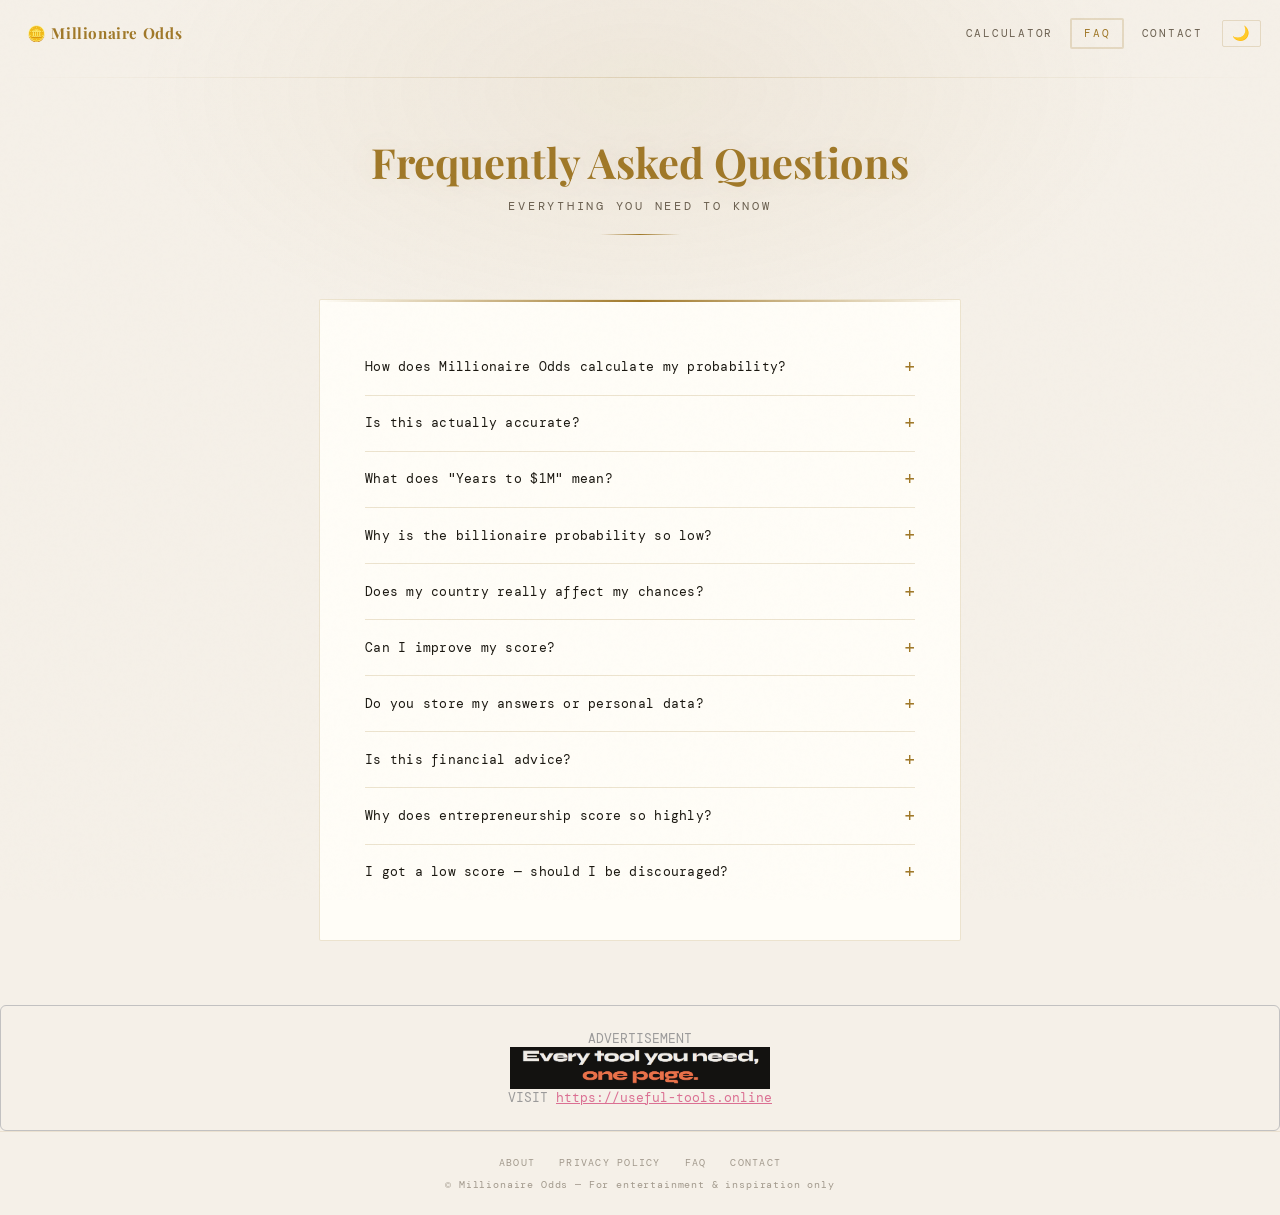
<file: faq.html>
<!doctype html>
<html lang="en">
  <head>
    <meta charset="UTF-8" />
    <link rel="icon" type="image/svg+xml" href="/public/images/gold.svg" />
    <meta name="viewport" content="width=device-width, initial-scale=1.0" />
    <meta
      name="description"
      content="Answers to common questions about how Millionaire Odds calculates millionaire probability, what the scores mean, and how to improve your wealth potential."
    />
    <meta
      name="keywords"
      content="wealth calculator FAQ, millionaire probability explained, how wealth score works, financial calculator methodology"
    />
    <meta name="author" content="Millionaire Odds" />
    <meta name="robots" content="index, follow" />
    <link rel="canonical" href="https://millionaireodds.com/faq.html" />

    <meta property="og:type" content="website" />
    <meta property="og:title" content="FAQ — Millionaire Odds" />
    <meta
      property="og:description"
      content="How does Millionaire Odds calculate your millionaire probability? All your questions about the methodology, scores, and results answered here."
    />
    <meta property="og:url" content="https://millionaireodds.com/faq.html" />
    <meta
      property="og:image"
      content="https://millionaireodds.com/og-image.jpg"
    />

    <meta name="twitter:card" content="summary_large_image" />
    <meta name="twitter:title" content="FAQ — Millionaire Odds" />
    <meta
      name="twitter:description"
      content="How does Millionaire Odds calculate your millionaire probability? All your questions answered."
    />
    <meta
      name="twitter:image"
      content="https://millionaireodds.com/og-image.jpg"
    />
    <title>FAQ — Millionaire Odds</title>
    <link rel="stylesheet" href="/public/css/shared.css" />
    <script src="/public/js/theme.js"></script>
    <style>
      .wide-ad-wrap {
        display: flex;
        justify-content: center;
        align-items: center;
        width: 100%;
        font-size: small;
        border: solid 1px rgb(194, 193, 193);
        padding: 1.5rem;
        border-radius: 6px;
      }

      .ad-content-div {
        width: 320px;
        height: auto;
        display: flex;
        flex-direction: column;
        align-items: center;
        justify-content: center;
        border-radius: 6x;
        color: rgb(155, 154, 154);
      }
      nav {
        position: fixed;
        top: 0;
        left: 0;
        width: 100%;
        z-index: 10;
        display: flex;
        justify-content: center;
        align-items: center;
        gap: 0.3rem;
        padding: 1.1rem 1.2rem 0;
        flex-wrap: wrap;
      }
      .nav-divider {
        width: 100%;
        height: 1px;
        background: linear-gradient(
          90deg,
          transparent,
          var(--border),
          transparent
        );
        margin-top: 6%;
        position: relative;
        z-index: 10;
      }
      .nav-link {
        border: 2px solid transparent;
      }
      @media (max-width: 540px) {
        .nav-divider {
          margin-top: 40%;
        }
      }
    </style>
  </head>
  <body>
    <nav>
      <!-- <a href="index.html" class="nav-logo">🪙 Millionaire Odds</a> -->
      <a href="index.html" class="nav-logo">🪙 Millionaire Odds</a>
      <div class="nav-links">
        <a href="index.html" class="nav-link">Calculator</a>
        <a href="faq.html" class="nav-link active">FAQ</a>
        <a href="contact.html" class="nav-link">Contact</a>
      </div>
      <button
        class="theme-toggle"
        id="themeToggle"
        onclick="toggleTheme()"
        title="Toggle theme"
      >
        🌙
      </button>
    </nav>
    <div class="nav-divider"></div>

    <header>
      <p class="page-title">Frequently Asked Questions</p>
      <p class="subtitle">Everything you need to know</p>
      <div class="gold-line"></div>
    </header>

    <div class="container">
      <div class="content-card">
        <div class="faq-item">
          <button class="faq-q" onclick="toggle(this)">
            How does Millionaire Odds calculate my probability?
          </button>
          <div class="faq-a">
            Millionaire Odds uses a weighted scoring engine that evaluates 14
            factors shown to correlate with wealth accumulation in economic
            research — including age, income, savings rate, investing behaviour,
            industry, entrepreneurial activity, and social capital. Each factor
            is scored and combined into an overall profile score (0–100), which
            is then passed through a logistic probability curve calibrated
            against real-world millionaire base rates (~8% of US adults). The
            result is an illustrative probability estimate, not a statistically
            certified forecast.
          </div>
        </div>

        <div class="faq-item">
          <button class="faq-q" onclick="toggle(this)">
            Is this actually accurate?
          </button>
          <div class="faq-a">
            It's a well-reasoned estimate, not a certified prediction. The
            factors and weightings are grounded in personal finance research
            (e.g. the role of savings rate, compound investing,
            entrepreneurship), but individual outcomes depend heavily on luck,
            macro-economic conditions, health, and countless variables no
            calculator can fully capture. Use this as a motivational mirror, not
            a guarantee — or a death sentence.
          </div>
        </div>

        <div class="faq-item">
          <button class="faq-q" onclick="toggle(this)">
            What does "Years to $1M" mean?
          </button>
          <div class="faq-a">
            This is a compound-growth simulation. We take your approximate
            current net worth and annual savings (derived from your income and
            savings rate selections), apply a risk-adjusted annual return
            assumption (ranging from ~7% for low-risk to ~15% for very high-risk
            profiles), and simulate year-by-year growth until the portfolio
            crosses $1,000,000. If your savings rate is zero or the milestone
            would take over 100 years, we display "N/A."
          </div>
        </div>

        <div class="faq-item">
          <button class="faq-q" onclick="toggle(this)">
            Why is the billionaire probability so low?
          </button>
          <div class="faq-a">
            Because it genuinely is. There are roughly 2,700 billionaires in a
            world of 8 billion people — a base rate of about 0.00003%. Even the
            most optimised profile on Millionaire Odds only reaches a few
            percent, which is still an astronomically elevated probability
            relative to the global average. The bar is calibrated to reflect
            reality.
          </div>
        </div>

        <div class="faq-item">
          <button class="faq-q" onclick="toggle(this)">
            Does my country really affect my chances?
          </button>
          <div class="faq-a">
            Significantly. Countries with deep capital markets, strong rule of
            law, lower corruption, and large consumer economies (e.g. the US,
            Singapore, UAE) provide far more infrastructure for wealth creation
            — access to venture capital, liquid stock markets, business-friendly
            regulation, and a culture of entrepreneurship. That said, emerging
            markets like Nigeria and India have produced extraordinary self-made
            wealth, particularly in technology, manufacturing, and trade. The
            country factor in our model reflects opportunity density, not
            individual destiny.
          </div>
        </div>

        <div class="faq-item">
          <button class="faq-q" onclick="toggle(this)">
            Can I improve my score?
          </button>
          <div class="faq-a">
            Absolutely — that's partly the point. The biggest levers under your
            direct control are: increasing your savings rate, starting or
            growing a business, improving your investing diversification,
            building a high-value professional network, and increasing your
            financial literacy. Age and family background are fixed inputs, but
            they're smaller factors than behaviour and strategy.
          </div>
        </div>

        <div class="faq-item">
          <button class="faq-q" onclick="toggle(this)">
            Do you store my answers or personal data?
          </button>
          <div class="faq-a">
            No. All calculations happen entirely in your browser — nothing is
            sent to a server, stored in a database, or associated with your
            identity. See our <a href="privacy.html">Privacy Policy</a> for full
            details.
          </div>
        </div>

        <div class="faq-item">
          <button class="faq-q" onclick="toggle(this)">
            Is this financial advice?
          </button>
          <div class="faq-a">
            No. Millionaire Odds is an entertainment and educational tool.
            Nothing on this site constitutes financial, investment, legal, or
            tax advice. Please consult a qualified financial advisor before
            making any significant financial decisions.
          </div>
        </div>

        <div class="faq-item">
          <button class="faq-q" onclick="toggle(this)">
            Why does entrepreneurship score so highly?
          </button>
          <div class="faq-a">
            Because the data supports it. The overwhelming majority of self-made
            millionaires and virtually all self-made billionaires built their
            wealth through business ownership rather than employment alone.
            Salary income is capped by hours and market rates; equity in a
            growing business is not. We weight entrepreneurship heavily because
            it genuinely is the highest-upside path, though it also carries the
            highest variance and risk of failure.
          </div>
        </div>

        <div class="faq-item">
          <button class="faq-q" onclick="toggle(this)">
            I got a low score — should I be discouraged?
          </button>
          <div class="faq-a">
            Not at all. A low score reflects your current snapshot, not your
            ceiling. The most valuable thing a tool like this can do is identify
            gaps — and almost every gap in the scoring model is something you
            can actively work on. The most common paths to improvement: increase
            income through skills or career moves, start saving aggressively,
            begin investing, and seek out mentors or communities of
            high-achievers. Many of the world's wealthiest people started from
            very low scores.
          </div>
        </div>
      </div>
    </div>

    <div class="wide-ad-wrap">
      <div class="ad-content-div">
        <!-- <span>ADVERTISEMENT</span> -->
        <span>ADVERTISEMENT</span>
        <img
          src="/public/images/usefultools-shot.png"
          alt="usefultools"
          width="260px"
          height="42px"
        />
        <span
          >VISIT
          <a
            href="https://useful-tools.online/"
            target="_blank"
            style="color: palevioletred"
            >https://useful-tools.online</a
          ></span
        >
      </div>
    </div>

    <footer>
      <div class="footer-links">
        <a href="about.html">About</a>
        <a href="privacy.html">Privacy Policy</a>
        <a href="faq.html">FAQ</a>
        <a href="contact.html">Contact</a>
      </div>
      © Millionaire Odds — For entertainment &amp; inspiration only
    </footer>

    <script>
      function toggle(btn) {
        const answer = btn.nextElementSibling;
        const isOpen = btn.classList.contains("open");
        // Close all
        document.querySelectorAll(".faq-q.open").forEach((b) => {
          b.classList.remove("open");
          b.nextElementSibling.classList.remove("open");
        });
        // Open clicked if it was closed
        if (!isOpen) {
          btn.classList.add("open");
          answer.classList.add("open");
        }
      }
    </script>
  </body>
</html>
</file>
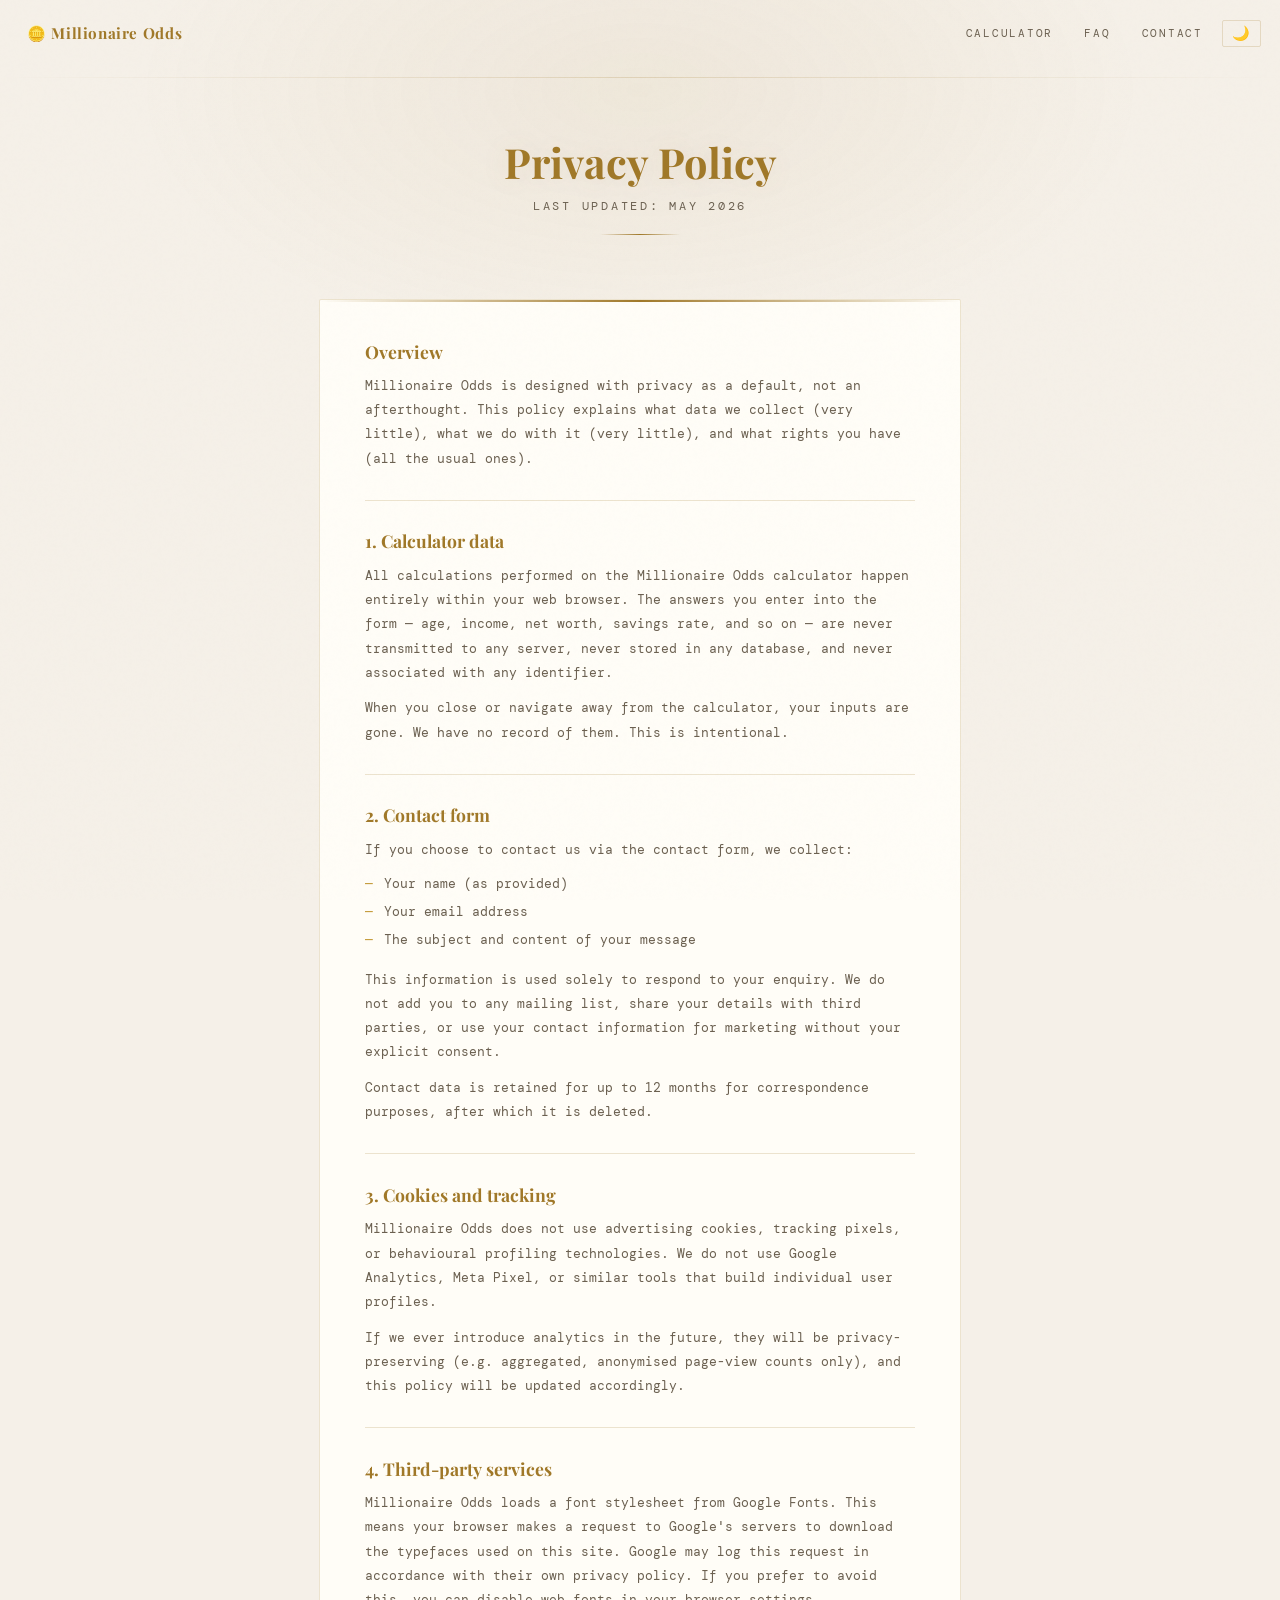
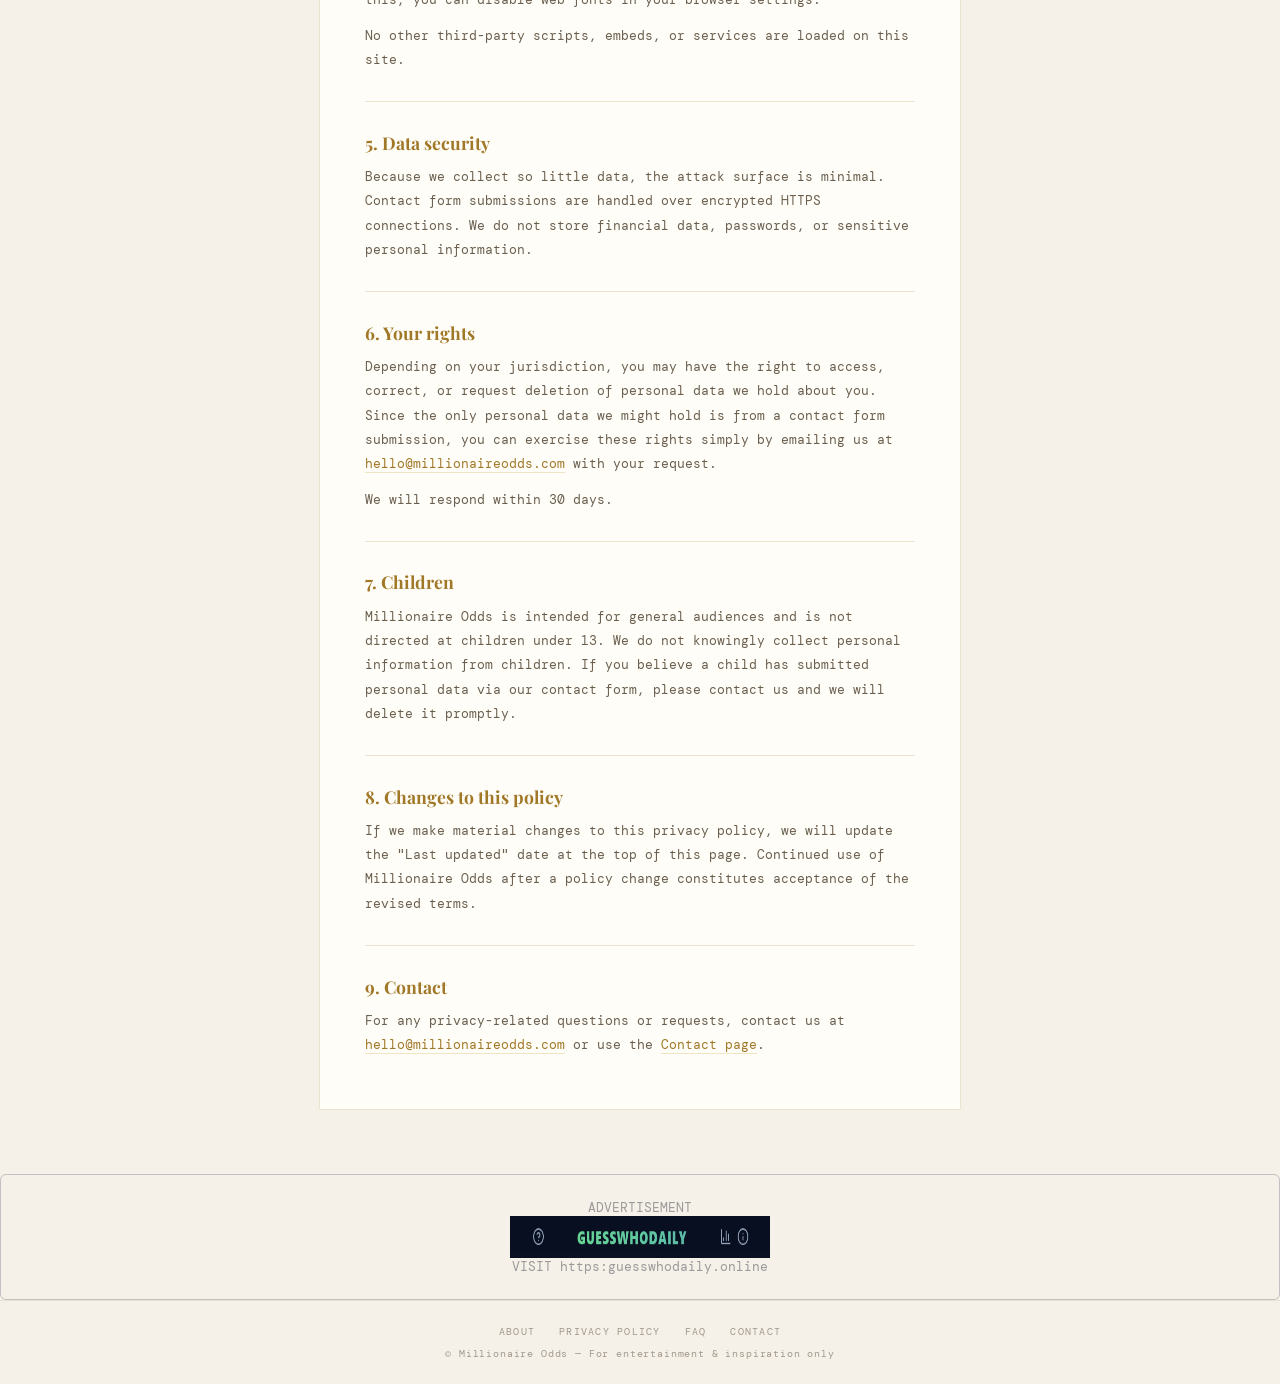
<file: privacy.html>
<!doctype html>
<html lang="en">
  <head>
    <meta charset="UTF-8" />
    <link rel="icon" type="image/svg+xml" href="/public/images/gold.svg" />
    <meta name="viewport" content="width=device-width, initial-scale=1.0" />
    <meta
      name="description"
      content="Millionaire Odds's privacy policy. All calculations happen in your browser — we never store, transmit, or sell your personal financial data."
    />
    <meta
      name="keywords"
      content="Millionaire Odds privacy policy, financial calculator data privacy, no data collection"
    />
    <meta name="author" content="Millionaire Odds" />
    <meta name="robots" content="index, follow" />
    <link rel="canonical" href="https://millionaireodds.com/privacy.html" />

    <meta property="og:type" content="website" />
    <meta property="og:title" content="Privacy Policy — Millionaire Odds" />
    <meta
      property="og:description"
      content="Your data stays in your browser. Millionaire Odds never stores or shares your financial inputs."
    />
    <meta
      property="og:url"
      content="https://millionaireodds.com/privacy.html"
    />
    <meta
      property="og:image"
      content="https://millionaireodds.com/og-image.jpg"
    />

    <meta name="twitter:card" content="summary_large_image" />
    <meta name="twitter:title" content="Privacy Policy — Millionaire Odds" />
    <meta
      name="twitter:description"
      content="Your data stays in your browser. Millionaire Odds never stores or shares your financial inputs."
    />
    <meta
      name="twitter:image"
      content="https://millionaireodds.com/og-image.jpg"
    />
    <title>Privacy Policy — Millionaire Odds</title>
    <link rel="stylesheet" href="/public/css/shared.css" />
    <script src="/public/js/theme.js"></script>

    <style>
      .wide-ad-wrap {
        display: flex;
        justify-content: center;
        align-items: center;
        width: 100%;
        font-size: small;
        border: solid 1px rgb(194, 193, 193);
        padding: 1.5rem;
        border-radius: 6px;
      }

      .ad-content-div {
        width: 320px;
        height: auto;
        display: flex;
        flex-direction: column;
        align-items: center;
        justify-content: center;
        border-radius: 6x;
        color: rgb(155, 154, 154);
      }

      nav {
        position: fixed;
        top: 0;
        left: 0;
        width: 100%;
        z-index: 10;
        display: flex;
        justify-content: center;
        align-items: center;
        gap: 0.3rem;
        padding: 1.1rem 1.2rem 0;
        flex-wrap: wrap;
      }
      .nav-divider {
        width: 100%;
        height: 1px;
        background: linear-gradient(
          90deg,
          transparent,
          var(--border),
          transparent
        );
        margin-top: 6%;
        position: relative;
        z-index: 10;
      }
      @media (max-width: 540px) {
        .nav-divider {
          margin-top: 40%;
        }
      }
    </style>
  </head>
  <body>
    <nav>
      <!-- <a href="index.html" class="nav-logo">🪙 Millionaire Odds</a> -->
      <a href="index.html" class="nav-logo">🪙 Millionaire Odds</a>
      <div class="nav-links">
        <a href="index.html" class="nav-link">Calculator</a>
        <a href="faq.html" class="nav-link">FAQ</a>
        <a href="contact.html" class="nav-link">Contact</a>
      </div>
      <button
        class="theme-toggle"
        id="themeToggle"
        onclick="toggleTheme()"
        title="Toggle theme"
      >
        🌙
      </button>
    </nav>
    <div class="nav-divider"></div>

    <header>
      <p class="page-title">Privacy Policy</p>
      <p class="subtitle">Last updated: May 2026</p>
      <div class="gold-line"></div>
    </header>

    <div class="container">
      <div class="content-card">
        <h2>Overview</h2>
        <p>
          Millionaire Odds is designed with privacy as a default, not an
          afterthought. This policy explains what data we collect (very little),
          what we do with it (very little), and what rights you have (all the
          usual ones).
        </p>

        <div class="section-divider"></div>

        <h2>1. Calculator data</h2>
        <p>
          All calculations performed on the Millionaire Odds calculator happen
          entirely within your web browser. The answers you enter into the form
          — age, income, net worth, savings rate, and so on — are never
          transmitted to any server, never stored in any database, and never
          associated with any identifier.
        </p>
        <p>
          When you close or navigate away from the calculator, your inputs are
          gone. We have no record of them. This is intentional.
        </p>

        <div class="section-divider"></div>

        <h2>2. Contact form</h2>
        <p>If you choose to contact us via the contact form, we collect:</p>
        <ul>
          <li>Your name (as provided)</li>
          <li>Your email address</li>
          <li>The subject and content of your message</li>
        </ul>
        <p>
          This information is used solely to respond to your enquiry. We do not
          add you to any mailing list, share your details with third parties, or
          use your contact information for marketing without your explicit
          consent.
        </p>
        <p>
          Contact data is retained for up to 12 months for correspondence
          purposes, after which it is deleted.
        </p>

        <div class="section-divider"></div>

        <h2>3. Cookies and tracking</h2>
        <p>
          Millionaire Odds does not use advertising cookies, tracking pixels, or
          behavioural profiling technologies. We do not use Google Analytics,
          Meta Pixel, or similar tools that build individual user profiles.
        </p>
        <p>
          If we ever introduce analytics in the future, they will be
          privacy-preserving (e.g. aggregated, anonymised page-view counts
          only), and this policy will be updated accordingly.
        </p>

        <div class="section-divider"></div>

        <h2>4. Third-party services</h2>
        <p>
          Millionaire Odds loads a font stylesheet from Google Fonts. This means
          your browser makes a request to Google's servers to download the
          typefaces used on this site. Google may log this request in accordance
          with their own privacy policy. If you prefer to avoid this, you can
          disable web fonts in your browser settings.
        </p>
        <p>
          No other third-party scripts, embeds, or services are loaded on this
          site.
        </p>

        <div class="section-divider"></div>

        <h2>5. Data security</h2>
        <p>
          Because we collect so little data, the attack surface is minimal.
          Contact form submissions are handled over encrypted HTTPS connections.
          We do not store financial data, passwords, or sensitive personal
          information.
        </p>

        <div class="section-divider"></div>

        <h2>6. Your rights</h2>
        <p>
          Depending on your jurisdiction, you may have the right to access,
          correct, or request deletion of personal data we hold about you. Since
          the only personal data we might hold is from a contact form
          submission, you can exercise these rights simply by emailing us at
          <a href="mailto:hello@millionaireodds.com"
            >hello@millionaireodds.com</a
          >
          with your request.
        </p>
        <p>We will respond within 30 days.</p>

        <div class="section-divider"></div>

        <h2>7. Children</h2>
        <p>
          Millionaire Odds is intended for general audiences and is not directed
          at children under 13. We do not knowingly collect personal information
          from children. If you believe a child has submitted personal data via
          our contact form, please contact us and we will delete it promptly.
        </p>

        <div class="section-divider"></div>

        <h2>8. Changes to this policy</h2>
        <p>
          If we make material changes to this privacy policy, we will update the
          "Last updated" date at the top of this page. Continued use of
          Millionaire Odds after a policy change constitutes acceptance of the
          revised terms.
        </p>

        <div class="section-divider"></div>

        <h2>9. Contact</h2>
        <p>
          For any privacy-related questions or requests, contact us at
          <a href="mailto:hello@millionaireodds.com"
            >hello@millionaireodds.com</a
          >
          or use the <a href="contact.html">Contact page</a>.
        </p>
      </div>
    </div>

    <div class="wide-ad-wrap">
      <div class="ad-content-div">
        <span>ADVERTISEMENT</span>
        <img
          src="/public/images/gwd.png"
          alt="guesswhodaily"
          width="260px"
          height="42px"
        />
        <span>VISIT https:guesswhodaily.online</span>
      </div>
    </div>

    <footer>
      <div class="footer-links">
        <a href="about.html">About</a>
        <a href="privacy.html">Privacy Policy</a>
        <a href="faq.html">FAQ</a>
        <a href="contact.html">Contact</a>
      </div>
      © Millionaire Odds — For entertainment &amp; inspiration only
    </footer>
  </body>
</html>
</file>
<file: public/css/shared.css>
/* ── Wealth Clock — Shared Styles ── */
@import url("https://fonts.googleapis.com/css2?family=Playfair+Display:wght@400;700;900&family=DM+Mono:wght@300;400;500&display=swap");

/* ── Dark theme (default) ── */
:root {
  --gold: #c9a84c;
  --gold-light: #e8c96a;
  --gold-dim: #7a5f20;
  --bg: #0a0a08;
  --bg2: #111109;
  --bg3: #1a1a12;
  --text: #f0ead8;
  --text-dim: #8a8070;
  --green: #4caf7d;
  --red: #cf6679;
  --border: rgba(201, 168, 76, 0.18);
  --shadow-glow: rgba(201, 168, 76, 0.06);
  --toggle-icon: "☀️";
}

/* ── Light theme ── */
[data-theme="light"] {
  --gold: #a07828;
  --gold-light: #c49a38;
  --gold-dim: #c49a38;
  --bg: #f5f0e8;
  --bg2: #fffdf7;
  --bg3: #f0ead8;
  --text: #1a1710;
  --text-dim: #6b6050;
  --green: #2d7a55;
  --red: #b04055;
  --border: rgba(160, 120, 40, 0.2);
  --shadow-glow: rgba(160, 120, 40, 0.05);
  --toggle-icon: "🌙";
}

[data-theme="light"] body::after {
  background: radial-gradient(
    ellipse,
    rgba(160, 120, 40, 0.07) 0%,
    transparent 70%
  );
}

[data-theme="light"] h1 {
  text-shadow: 0 0 40px rgba(160, 120, 40, 0.15);
}

[data-theme="light"] .page-title {
  text-shadow: 0 0 30px rgba(160, 120, 40, 0.12);
}

*,
*::before,
*::after {
  box-sizing: border-box;
  margin: 0;
  padding: 0;
}

body {
  background: var(--bg);
  color: var(--text);
  font-family: "DM Mono", monospace;
  min-height: 100vh;
  overflow-x: hidden;
}

/* Noise texture */
body::before {
  content: "";
  position: fixed;
  inset: 0;
  background-image: url("data:image/svg+xml,%3Csvg viewBox='0 0 200 200' xmlns='http://www.w3.org/2000/svg'%3E%3Cfilter id='n'%3E%3CfeTurbulence type='fractalNoise' baseFrequency='0.9' numOctaves='4' stitchTiles='stitch'/%3E%3C/filter%3E%3Crect width='100%25' height='100%25' filter='url(%23n)' opacity='0.04'/%3E%3C/svg%3E");
  pointer-events: none;
  z-index: 999;
  opacity: 0.4;
}

/* Radial glow */
body::after {
  content: "";
  position: fixed;
  top: -20%;
  left: 50%;
  transform: translateX(-50%);
  width: 80vw;
  height: 60vh;
  background: radial-gradient(ellipse, var(--shadow-glow) 0%, transparent 70%);
  pointer-events: none;
  z-index: 0;
}

/* Smooth theme transitions */
body,
nav,
footer,
.content-card,
.form-card,
.result-card,
input,
select,
textarea,
.stat-box,
.faq-item {
  transition:
    background 0.25s ease,
    color 0.25s ease,
    border-color 0.25s ease;
}

/* --- Ads div -- */
.wide-ad-wrap {
  display: flex;
  justify-content: center;
  align-items: center;
  width: 100%;
  font-size: small;
  /* border: solid 1px rgb(194, 193, 193); */
  padding: 1.5rem;
  border-radius: 6px;
}

.ad-content-div {
  width: 320px;
  height: auto;
  display: flex;
  flex-direction: column;
  align-items: center;
  justify-content: center;
  border-radius: 6x;
  color: rgb(155, 154, 154);
}

/* ── NAV ── */
/* nav {
  position: relative;
  z-index: 10;
  display: flex;
  justify-content: center;
  align-items: center;
  gap: 0.3rem;
  padding: 1.1rem 1.2rem 0;
  flex-wrap: wrap;
} */

/* nav {
  position: fixed;
  top: 0;
  left: 0;
  width: 100%;
  z-index: 10;
  display: flex;
  justify-content: center;
  align-items: center;
  gap: 0.3rem;
  padding: 1.1rem 1.2rem 0;
  flex-wrap: wrap;
} */

.nav-logo {
  font-family: "Playfair Display", serif;
  color: var(--gold);
  font-size: 0.95rem;
  font-weight: 700;
  text-decoration: none;
  letter-spacing: 0.04em;
  margin-right: auto;
  padding: 0.35rem 0.5rem;
  white-space: nowrap;
}

.nav-links {
  display: flex;
  gap: 0.2rem;
  flex-wrap: wrap;
  justify-content: center;
}

.nav-link {
  color: var(--text-dim);
  text-decoration: none;
  font-size: 0.68rem;
  letter-spacing: 0.16em;
  text-transform: uppercase;
  padding: 0.4rem 0.75rem;
  border: 2px solid transparent;
  border-radius: 2px;
  transition:
    color 0.2s,
    border-color 0.2s;
}

.nav-link:hover,
.nav-link.active {
  color: var(--gold);
  border-color: var(--border);
}

/* .nav-divider {
  width: 100%;
  height: 1px;
  background: linear-gradient(90deg, transparent, var(--border), transparent);
  margin-top: 0.9rem;
  position: relative;
  z-index: 10;
} */

/* Theme toggle */
.theme-toggle {
  background: none;
  border: 1px solid var(--border);
  border-radius: 2px;
  padding: 0.35rem 0.6rem;
  cursor: pointer;
  font-size: 0.88rem;
  line-height: 1;
  transition:
    border-color 0.2s,
    box-shadow 0.2s;
  flex-shrink: 0;
}

.theme-toggle:hover {
  border-color: var(--gold);
  box-shadow: 0 0 8px rgba(201, 168, 76, 0.2);
}

/* ── HEADER ── */
header {
  text-align: center;
  padding: 3rem 1rem 2rem;
  position: relative;
  z-index: 1;
}

.coin-icon {
  font-size: 2.8rem;
  animation: coinSpin 6s ease-in-out infinite;
  display: inline-block;
  filter: drop-shadow(0 0 18px rgba(201, 168, 76, 0.5));
}

@keyframes coinSpin {
  0%,
  100% {
    transform: rotateY(0deg);
  }
  40% {
    transform: rotateY(360deg);
  }
}

h1 {
  font-family: "Playfair Display", serif;
  font-size: clamp(2.2rem, 6vw, 4rem);
  font-weight: 900;
  color: var(--gold);
  letter-spacing: -0.02em;
  line-height: 1;
  margin-top: 0.5rem;
  text-shadow: 0 0 40px rgba(201, 168, 76, 0.25);
}

.page-title {
  font-family: "Playfair Display", serif;
  font-size: clamp(1.6rem, 4vw, 2.6rem);
  font-weight: 700;
  color: var(--gold);
  margin-top: 0.5rem;
  text-shadow: 0 0 30px rgba(201, 168, 76, 0.2);
}

.subtitle {
  color: var(--text-dim);
  font-size: 0.78rem;
  letter-spacing: 0.22em;
  text-transform: uppercase;
  margin-top: 0.6rem;
}

.gold-line {
  width: 80px;
  height: 1px;
  background: linear-gradient(90deg, transparent, var(--gold), transparent);
  margin: 1.2rem auto 0;
}

/* ── CONTAINER ── */
.container {
  max-width: 680px;
  margin: 0 auto;
  padding: 0 1.2rem 4rem;
  position: relative;
  z-index: 1;
}

/* ── CONTENT CARD ── */
.content-card {
  background: var(--bg2);
  border: 1px solid var(--border);
  border-radius: 2px;
  padding: 2.5rem 2.8rem;
  margin-top: 2rem;
  position: relative;
  overflow: hidden;
  animation: fadeUp 0.5s ease both;
}

.content-card::before {
  content: "";
  position: absolute;
  top: 0;
  left: 0;
  right: 0;
  height: 2px;
  background: linear-gradient(90deg, transparent, var(--gold), transparent);
}

@keyframes fadeUp {
  from {
    opacity: 0;
    transform: translateY(18px);
  }
  to {
    opacity: 1;
    transform: translateY(0);
  }
}

/* ── TYPOGRAPHY (shared inner page) ── */
.content-card h2 {
  font-family: "Playfair Display", serif;
  font-size: 1.1rem;
  color: var(--gold);
  margin: 1.8rem 0 0.7rem;
  font-weight: 700;
}

.content-card h2:first-child {
  margin-top: 0;
}

.content-card p {
  color: var(--text-dim);
  font-size: 0.82rem;
  line-height: 1.85;
  margin-bottom: 0.7rem;
}

.content-card ul {
  list-style: none;
  margin: 0.4rem 0 1rem;
  padding: 0;
}

.content-card ul li {
  font-size: 0.82rem;
  color: var(--text-dim);
  line-height: 1.75;
  padding-left: 1.2rem;
  position: relative;
  margin-bottom: 0.3rem;
}

.content-card ul li::before {
  content: "—";
  position: absolute;
  left: 0;
  color: var(--gold-dim);
}

.content-card a {
  color: var(--gold);
  text-decoration: none;
  border-bottom: 1px solid rgba(201, 168, 76, 0.3);
  transition: border-color 0.2s;
}

.content-card a:hover {
  border-color: var(--gold);
}

.section-divider {
  height: 1px;
  background: var(--border);
  margin: 1.8rem 0;
}

/* Contact form */
.cf-field {
  display: flex;
  flex-direction: column;
  gap: 0.45rem;
  margin-bottom: 1.2rem;
}

.cf-field label {
  font-size: 0.68rem;
  letter-spacing: 0.18em;
  text-transform: uppercase;
  color: var(--gold-dim);
  font-weight: 500;
}

.cf-field input,
.cf-field textarea,
.cf-field select {
  background: var(--bg3);
  border: 1px solid var(--border);
  color: var(--text);
  font-family: "DM Mono", monospace;
  font-size: 0.88rem;
  padding: 0.65rem 0.85rem;
  border-radius: 2px;
  outline: none;
  transition:
    border-color 0.2s,
    box-shadow 0.2s;
  -webkit-appearance: none;
  appearance: none;
  resize: vertical;
}

.cf-field input:focus,
.cf-field textarea:focus,
.cf-field select:focus {
  border-color: var(--gold);
  box-shadow: 0 0 0 2px rgba(201, 168, 76, 0.12);
}

.cf-field textarea {
  min-height: 120px;
}

.btn {
  display: inline-block;
  padding: 0.85rem 2rem;
  background: var(--gold);
  color: #0a0a08;
  font-family: "DM Mono", monospace;
  font-size: 0.78rem;
  letter-spacing: 0.2em;
  text-transform: uppercase;
  font-weight: 500;
  border: none;
  cursor: pointer;
  border-radius: 2px;
  transition:
    background 0.2s,
    box-shadow 0.2s;
  text-decoration: none;
}

.btn:hover {
  background: var(--gold-light);
  box-shadow: 0 0 28px rgba(201, 168, 76, 0.35);
  border-bottom: none;
}

.btn-full {
  display: block;
  width: 100%;
  text-align: center;
}

/* Success message */
.success-msg {
  display: none;
  text-align: center;
  padding: 1.5rem;
  border: 1px solid rgba(76, 175, 125, 0.3);
  background: rgba(76, 175, 125, 0.06);
  border-radius: 2px;
  color: var(--green);
  font-size: 0.82rem;
  letter-spacing: 0.05em;
  margin-top: 1rem;
}

/* FAQ accordion */
.faq-item {
  border-bottom: 1px solid var(--border);
}

.faq-item:last-child {
  border-bottom: none;
}

.faq-q {
  width: 100%;
  background: none;
  border: none;
  color: var(--text);
  font-family: "DM Mono", monospace;
  font-size: 0.83rem;
  text-align: left;
  padding: 1.1rem 2rem 1.1rem 0;
  cursor: pointer;
  position: relative;
  letter-spacing: 0.02em;
  line-height: 1.5;
  transition: color 0.2s;
}

.faq-q:hover {
  color: var(--gold);
}

.faq-q::after {
  content: "+";
  position: absolute;
  right: 0;
  top: 50%;
  transform: translateY(-50%);
  color: var(--gold);
  font-size: 1.2rem;
  transition: transform 0.25s;
}

.faq-q.open::after {
  transform: translateY(-50%) rotate(45deg);
}

.faq-a {
  max-height: 0;
  overflow: hidden;
  transition:
    max-height 0.35s ease,
    padding 0.2s;
  font-size: 0.8rem;
  color: var(--text-dim);
  line-height: 1.85;
}

.faq-a.open {
  max-height: 400px;
  padding-bottom: 1.1rem;
}

/* ── FOOTER ── */
footer {
  text-align: center;
  padding: 1.5rem 1rem;
  font-size: 0.65rem;
  color: var(--text-dim);
  opacity: 0.6;
  letter-spacing: 0.08em;
  position: relative;
  z-index: 1;
  border-top: 1px solid var(--border);
}

.footer-links {
  display: flex;
  justify-content: center;
  gap: 1.5rem;
  margin-bottom: 0.6rem;
  flex-wrap: wrap;
}

.footer-links a {
  color: var(--text-dim);
  text-decoration: none;
  font-size: 0.65rem;
  letter-spacing: 0.12em;
  text-transform: uppercase;
  transition: color 0.2s;
}

.footer-links a:hover {
  color: var(--gold);
}

@media (max-width: 540px) {
  .content-card {
    padding: 1.8rem 1.4rem;
  }
  .nav-logo {
    font-size: 0.85rem;
  }
}
</file>
